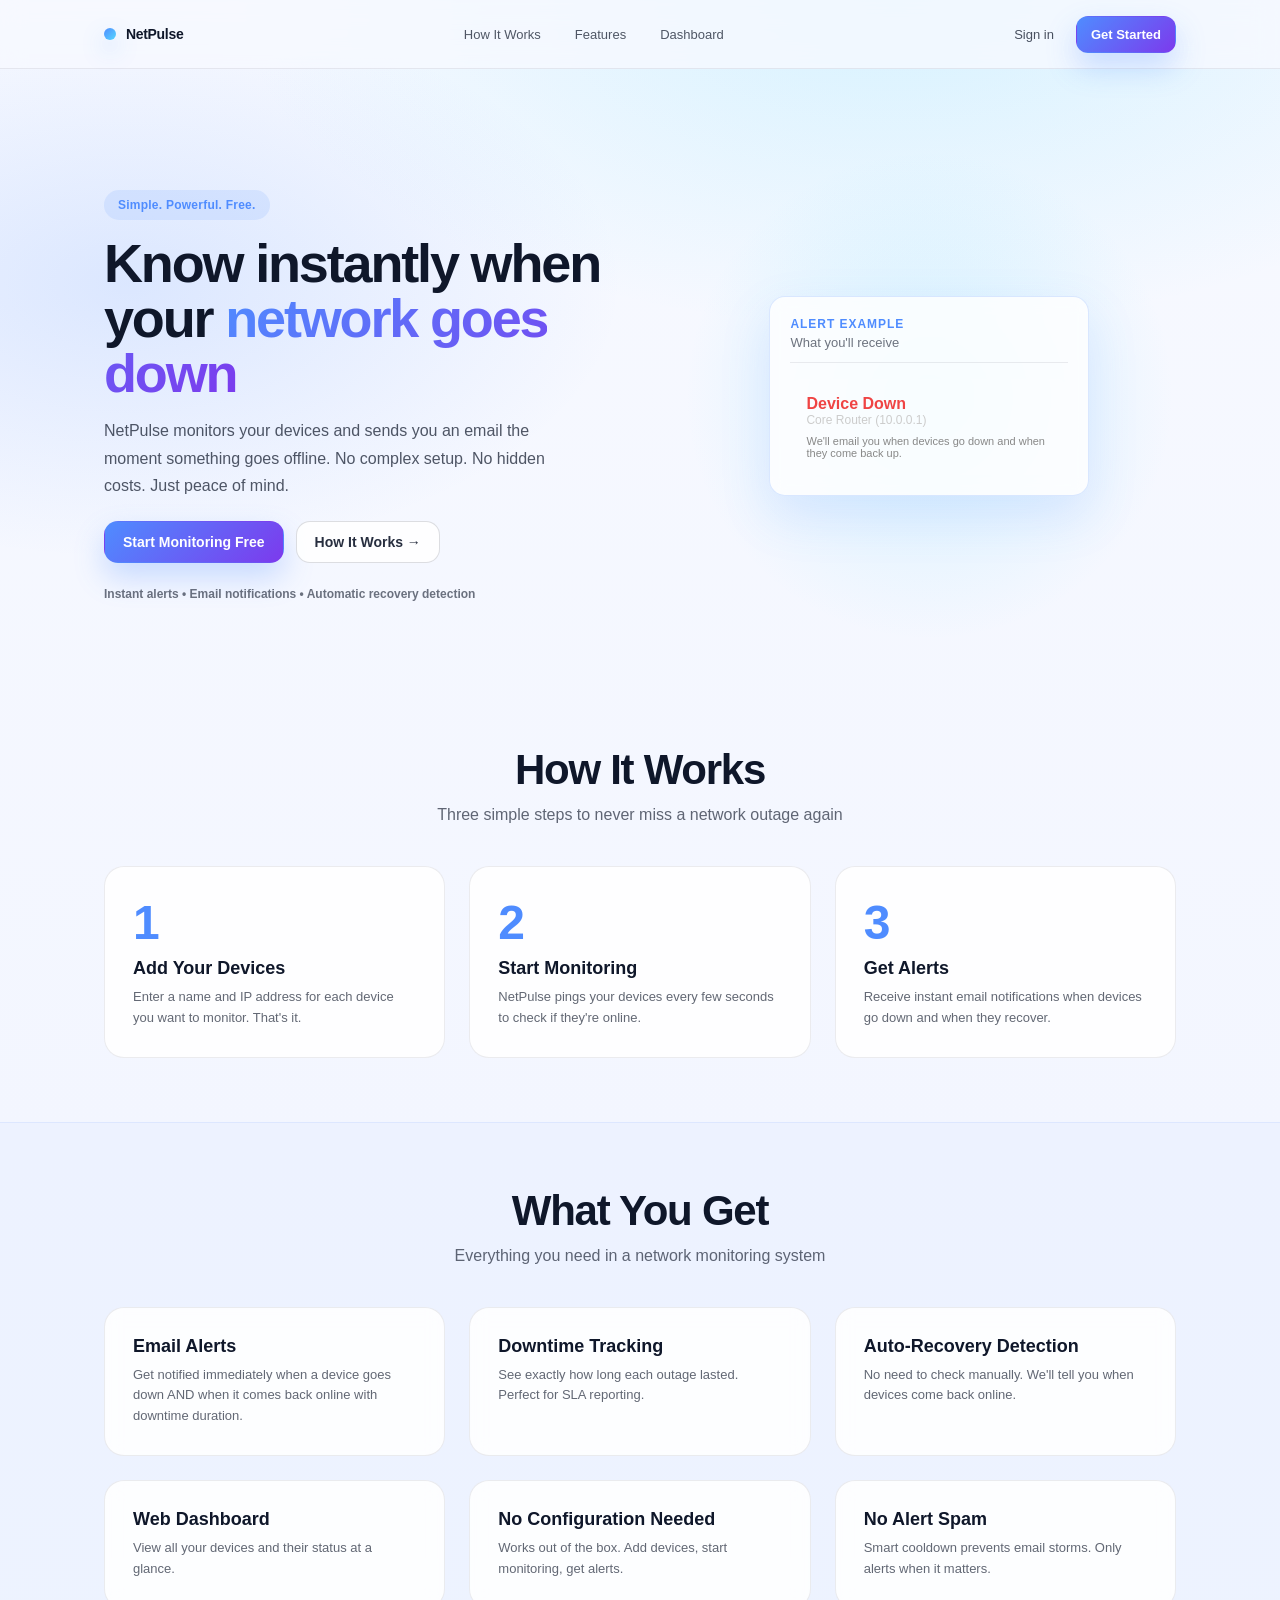
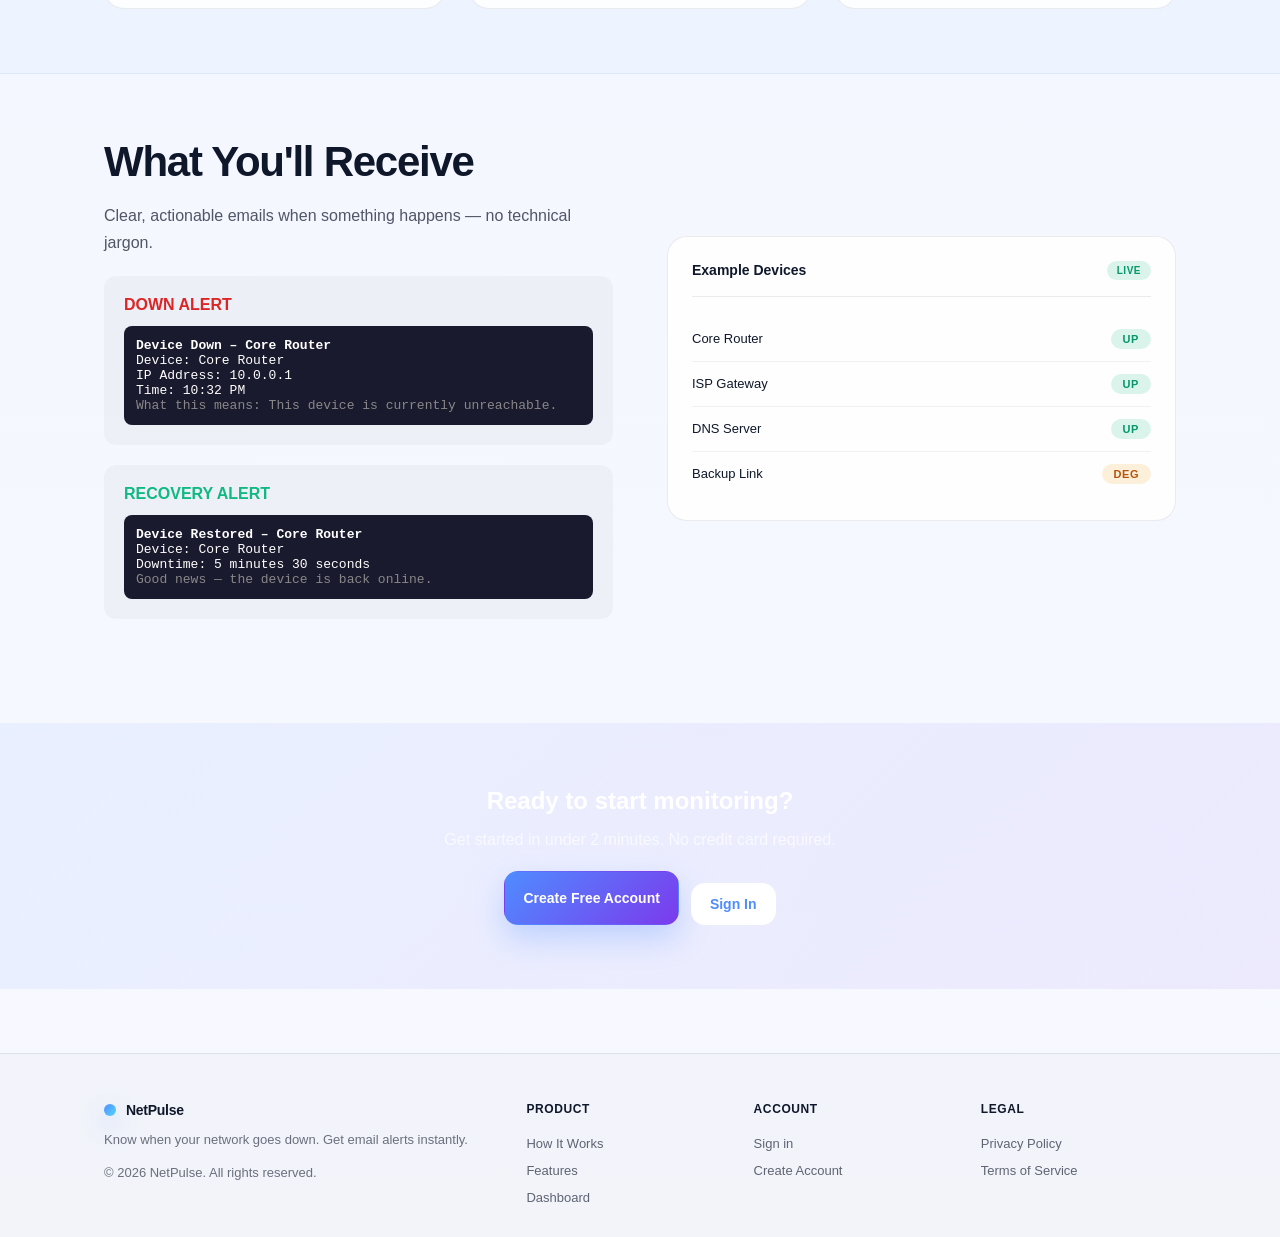
<file: network-monitor/web/index.html>
<!DOCTYPE html>
<html lang="en">
<head>
    <meta charset="UTF-8">
    <meta name="viewport" content="width=device-width, initial-scale=1.0">
    <meta name="description" content="NetPulse - Network monitoring system that alerts you when devices go down and when they come back up. Simple, powerful, and free.">
    <title>NetPulse | Keep Your Network Online</title>
    <link rel="stylesheet" href="styles.css">
</head>
<body class="lp-body">
    <header class="lp-header">
        <nav class="lp-nav lp-container">
            <a class="lp-logo" href="index.html" aria-label="NetPulse Home">
                <span class="lp-logo-dot" aria-hidden="true"></span>
                <span class="lp-logo-text">NetPulse</span>
            </a>

            <div class="lp-nav-links">
                <a href="#how-it-works">How It Works</a>
                <a href="#features">Features</a>
                <a href="dashboard.html">Dashboard</a>
            </div>

            <div class="lp-nav-cta">
                <a class="lp-nav-link" href="login.html">Sign in</a>
                <a class="lp-btn lp-btn-primary" href="register.html">Get Started</a>
            </div>
        </nav>
    </header>

    <main>
        <!-- Hero Section -->
        <section class="lp-hero">
            <div class="lp-container">
                <div class="lp-hero-grid">
                    <div class="lp-hero-copy">
                        <div class="lp-badge">Simple. Powerful. Free.</div>
                        <h1>
                            Know instantly when your
                            <span class="lp-accent">network goes down</span>
                        </h1>
                        <p class="lp-lead">
                            NetPulse monitors your devices and sends you an email the moment something goes offline. 
                            No complex setup. No hidden costs. Just peace of mind.
                        </p>

                        <div class="lp-hero-actions">
                            <a class="lp-btn lp-btn-primary lp-btn-lg" href="register.html">Start Monitoring Free</a>
                            <a class="lp-btn lp-btn-secondary lp-btn-lg" href="#how-it-works">How It Works →</a>
                        </div>

                        <div class="lp-proof">
                            <div class="lp-proof-text">
                                Instant alerts • Email notifications • Automatic recovery detection
                            </div>
                        </div>
                    </div>

                    <div class="lp-hero-media">
                        <div class="lp-media-frame">
                            <div class="lp-media-glow" aria-hidden="true"></div>
                            <div class="lp-media-card">
                                <div class="lp-media-top">
                                    <div class="lp-media-title">ALERT EXAMPLE</div>
                                    <div class="lp-media-subtitle">What you'll receive</div>
                                </div>
                                <div style="padding: 16px; background: rgba(255,255,255,0.05); border-radius: 12px; margin-top: 8px;">
                                    <div style="color: #ef4444; font-weight: bold;">Device Down</div>
                                    <div style="font-size: 12px; color: #ccc;">Core Router (10.0.0.1)</div>
                                    <div style="font-size: 11px; color: #888; margin-top: 8px;">We'll email you when devices go down and when they come back up.</div>
                                </div>
                            </div>
                        </div>
                    </div>
                </div>
            </div>
        </section>

        <!-- How It Works Section -->
        <section id="how-it-works" class="lp-section">
            <div class="lp-container">
                <div class="lp-section-head lp-center">
                    <h2>How It Works</h2>
                    <p>Three simple steps to never miss a network outage again</p>
                </div>

                <div class="lp-feature-grid" style="margin-top: 40px;">
                    <article class="lp-card lp-span-4">
                        <div class="lp-card-head">
                            <div style="font-size: 48px; font-weight: bold; color: #4f8cff;">1</div>
                            <h3>Add Your Devices</h3>
                            <p>Enter a name and IP address for each device you want to monitor. That's it.</p>
                        </div>
                    </article>

                    <article class="lp-card lp-span-4">
                        <div class="lp-card-head">
                            <div style="font-size: 48px; font-weight: bold; color: #4f8cff;">2</div>
                            <h3>Start Monitoring</h3>
                            <p>NetPulse pings your devices every few seconds to check if they're online.</p>
                        </div>
                    </article>

                    <article class="lp-card lp-span-4">
                        <div class="lp-card-head">
                            <div style="font-size: 48px; font-weight: bold; color: #4f8cff;">3</div>
                            <h3>Get Alerts</h3>
                            <p>Receive instant email notifications when devices go down and when they recover.</p>
                        </div>
                    </article>
                </div>
            </div>
        </section>

        <!-- Features Section -->
        <section id="features" class="lp-section lp-section-muted">
            <div class="lp-container">
                <div class="lp-section-head lp-center">
                    <h2>What You Get</h2>
                    <p>Everything you need in a network monitoring system</p>
                </div>

                <div class="lp-feature-grid">
                    <article class="lp-card lp-span-4">
                        <div class="lp-card-head">
                            <h3>Email Alerts</h3>
                            <p>Get notified immediately when a device goes down AND when it comes back online with downtime duration.</p>
                        </div>
                    </article>

                    <article class="lp-card lp-span-4">
                        <div class="lp-card-head">
                            <h3>Downtime Tracking</h3>
                            <p>See exactly how long each outage lasted. Perfect for SLA reporting.</p>
                        </div>
                    </article>

                    <article class="lp-card lp-span-4">
                        <div class="lp-card-head">
                            <h3>Auto-Recovery Detection</h3>
                            <p>No need to check manually. We'll tell you when devices come back online.</p>
                        </div>
                    </article>

                    <article class="lp-card lp-span-4">
                        <div class="lp-card-head">
                            <h3>Web Dashboard</h3>
                            <p>View all your devices and their status at a glance.</p>
                        </div>
                    </article>

                    <article class="lp-card lp-span-4">
                        <div class="lp-card-head">
                            <h3>No Configuration Needed</h3>
                            <p>Works out of the box. Add devices, start monitoring, get alerts.</p>
                        </div>
                    </article>

                    <article class="lp-card lp-span-4">
                        <div class="lp-card-head">
                            <h3>No Alert Spam</h3>
                            <p>Smart cooldown prevents email storms. Only alerts when it matters.</p>
                        </div>
                    </article>
                </div>
            </div>
        </section>

        <!-- What You'll Receive Section -->
        <section class="lp-section">
            <div class="lp-container">
                <div class="lp-split">
                    <div class="lp-split-copy">
                        <h2>What You'll Receive</h2>
                        <p>Clear, actionable emails when something happens — no technical jargon.</p>
                        
                        <div style="background: rgba(0,0,0,0.03); border-radius: 12px; padding: 20px; margin-top: 20px;">
                            <div style="font-weight: bold; margin-bottom: 12px; color: #dc2626;">DOWN ALERT</div>
                            <div style="background: #1a1a2e; color: #fff; padding: 12px; border-radius: 8px; font-family: monospace; font-size: 13px;">
                                <strong>Device Down – Core Router</strong><br>
                                Device: Core Router<br>
                                IP Address: 10.0.0.1<br>
                                Time: 10:32 PM<br>
                                <span style="color: #888;">What this means: This device is currently unreachable.</span>
                            </div>
                        </div>

                        <div style="background: rgba(0,0,0,0.03); border-radius: 12px; padding: 20px; margin-top: 20px;">
                            <div style="font-weight: bold; margin-bottom: 12px; color: #10b981;">RECOVERY ALERT</div>
                            <div style="background: #1a1a2e; color: #fff; padding: 12px; border-radius: 8px; font-family: monospace; font-size: 13px;">
                                <strong>Device Restored – Core Router</strong><br>
                                Device: Core Router<br>
                                Downtime: 5 minutes 30 seconds<br>
                                <span style="color: #888;">Good news — the device is back online.</span>
                            </div>
                        </div>
                    </div>

                    <div class="lp-nodes">
                        <div class="lp-nodes-head">
                            <div class="lp-nodes-title">Example Devices</div>
                            <div class="lp-nodes-chip">LIVE</div>
                        </div>
                        <div class="lp-node-row">
                            <div class="lp-node-name">Core Router</div>
                            <div class="lp-node-pill lp-node-up">UP</div>
                        </div>
                        <div class="lp-node-row">
                            <div class="lp-node-name">ISP Gateway</div>
                            <div class="lp-node-pill lp-node-up">UP</div>
                        </div>
                        <div class="lp-node-row">
                            <div class="lp-node-name">DNS Server</div>
                            <div class="lp-node-pill lp-node-up">UP</div>
                        </div>
                        <div class="lp-node-row">
                            <div class="lp-node-name">Backup Link</div>
                            <div class="lp-node-pill lp-node-warn">DEG</div>
                        </div>
                    </div>
                </div>
            </div>
        </section>

        <!-- CTA Section -->
        <section class="lp-section lp-card-dark" style="text-align: center; margin: 40px 0;">
            <div class="lp-container">
                <h2 style="color: white;">Ready to start monitoring?</h2>
                <p style="color: rgba(255,255,255,0.7); margin: 16px 0;">Get started in under 2 minutes. No credit card required.</p>
                <div class="lp-hero-actions" style="justify-content: center;">
                    <a class="lp-btn lp-btn-primary lp-btn-lg" href="register.html">Create Free Account</a>
                    <a class="lp-btn lp-btn-invert lp-btn-lg" href="login.html">Sign In</a>
                </div>
            </div>
        </section>
    </main>

    <footer class="lp-footer">
        <div class="lp-container lp-footer-grid">
            <div class="lp-footer-brand">
                <div class="lp-footer-logo">
                    <span class="lp-logo-dot" aria-hidden="true"></span>
                    <span class="lp-logo-text">NetPulse</span>
                </div>
                <p class="lp-footer-note">Know when your network goes down. Get email alerts instantly.</p>
                <p class="lp-footer-note">© 2026 NetPulse. All rights reserved.</p>
            </div>
            <div class="lp-footer-col">
                <div class="lp-footer-title">Product</div>
                <a href="#how-it-works">How It Works</a>
                <a href="#features">Features</a>
                <a href="dashboard.html">Dashboard</a>
            </div>
            <div class="lp-footer-col">
                <div class="lp-footer-title">Account</div>
                <a href="login.html">Sign in</a>
                <a href="register.html">Create Account</a>
            </div>
            <div class="lp-footer-col">
                <div class="lp-footer-title">Legal</div>
                <span class="lp-footer-text">Privacy Policy</span>
                <span class="lp-footer-text">Terms of Service</span>
            </div>
        </div>
    </footer>
</body>
</html>
</file>
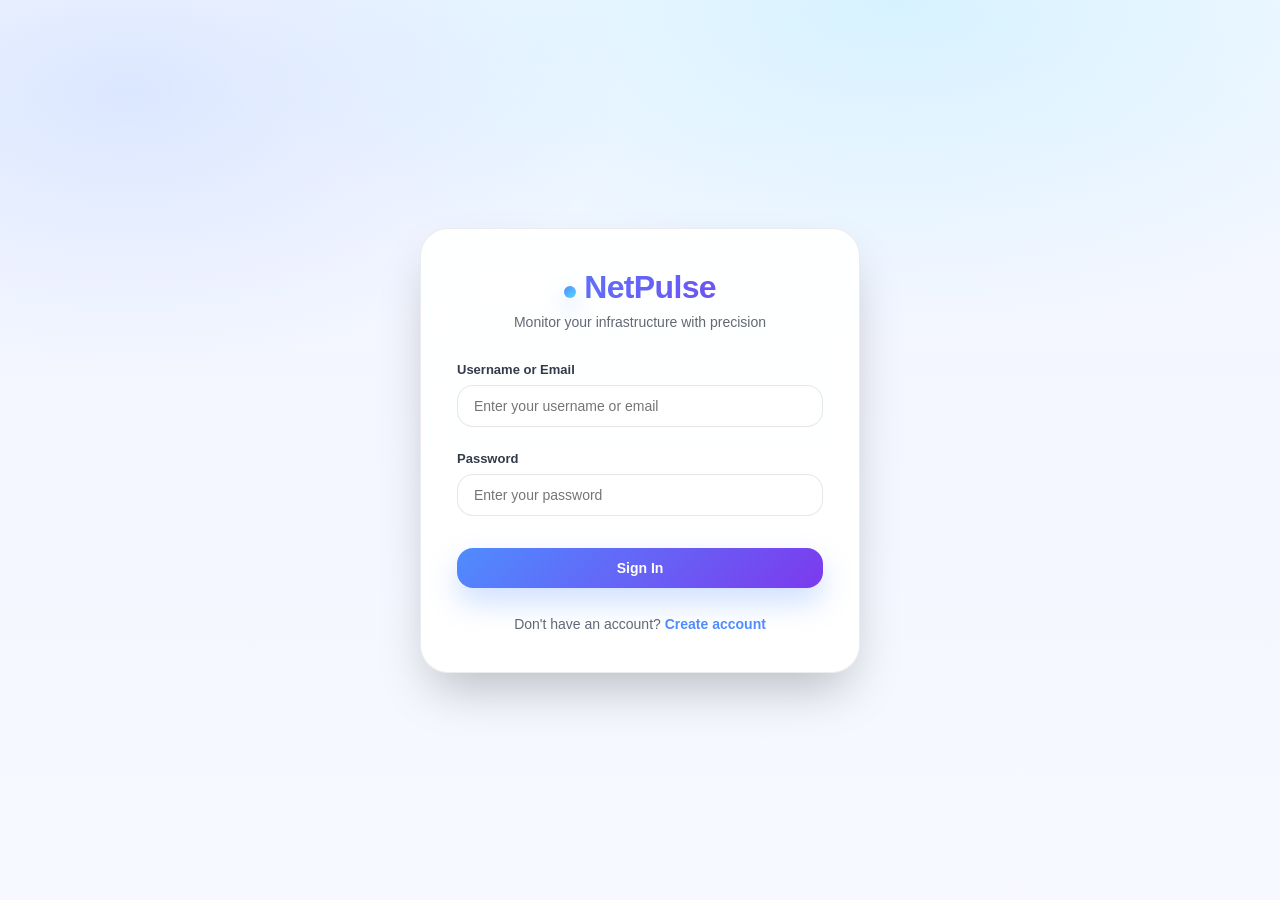
<file: network-monitor/web/dashboard.html>
<!DOCTYPE html>
<html lang="en">
<head>
    <meta charset="UTF-8">
    <meta name="viewport" content="width=device-width, initial-scale=1.0, viewport-fit=cover">
    <title>NetPulse - Dashboard</title>
    <link rel="stylesheet" href="styles.css">
</head>
<body>

<header class="navbar">
    <div class="navbar-left">
        <div class="brand">
            <span class="brand-dot"></span>
            <span>NetPulse</span>
        </div>
        <nav class="nav-links">
            <a href="dashboard.html" class="active">Dashboard</a>
            <a href="#devices">Devices</a>
            <a href="#alerts">Alerts</a>
        </nav>
    </div>
    <div class="navbar-actions">
        <div class="user-summary">
            <span id="username-display"></span>
            <button class="logout-btn" onclick="logout()">Logout</button>
        </div>
    </div>
</header>

<main class="dashboard-main">

    <!-- HERO SECTION -->
    <section class="dashboard-hero">
        <div class="dashboard-badge">LIVE MONITORING</div>
        <h1>Network Health Dashboard</h1>
        <p>Real-time monitoring with configurable intervals</p>
    </section>

    <!-- STATS CARDS (CLICKABLE FOR FILTERING) -->
    <section class="overview-grid" id="stats">
        <div class="dashboard-card clickable-card active-filter" data-filter="all">
            <div class="card-title">Total Devices</div>
            <div class="card-value" id="total-devices">0</div>
            <div class="card-note">Monitored</div>
        </div>
        <div class="dashboard-card clickable-card" data-filter="UP">
            <div class="card-title">UP</div>
            <div class="card-value card-good" id="up-count">0</div>
            <div class="card-note">Healthy</div>
        </div>
        <div class="dashboard-card clickable-card" data-filter="DEGRADED">
            <div class="card-title">DEGRADED</div>
            <div class="card-value card-warn" id="degraded-count">0</div>
            <div class="card-note">Performance Issues</div>
        </div>
        <div class="dashboard-card clickable-card" data-filter="DOWN">
            <div class="card-title">DOWN</div>
            <div class="card-value card-bad" id="down-count">0</div>
            <div class="card-note">Unreachable</div>
        </div>
    </section>

    <!-- CONTROL CENTER -->
    <section class="control-grid">
        <div class="info-card">
            <div class="info-card-header">
                <div>
                    <h2>Control Center</h2>
                    <p>Start or stop monitoring and adjust check intervals</p>
                </div>
                <div class="status-pill status-inactive" id="monitor-status-pill">STOPPED</div>
            </div>
            <div class="control-body">
                <div class="control-item">
                    <label>Check Interval (seconds)</label>
                    <div class="interval-presets">
                        <button type="button" class="preset-btn" data-interval="5">5s</button>
                        <button type="button" class="preset-btn" data-interval="10">10s</button>
                        <button type="button" class="preset-btn" data-interval="30" class="active">30s</button>
                        <button type="button" class="preset-btn" data-interval="60">60s</button>
                    </div>
                    <input type="number" id="interval-input" class="select-input" value="30" min="5" max="300" step="5">
                </div>
                <div class="control-actions">
                    <button class="btn-start" onclick="startMonitoring()">Start Monitoring</button>
                    <button class="btn-stop" onclick="stopMonitoring()">Stop Monitoring</button>
                </div>
            </div>
        </div>

        <!-- ALERT CONFIGURATION -->
        <div class="info-card" id="alerts">
            <div class="info-card-header">
                <div>
                    <h2>Alert Configuration</h2>
                    <p>Email notifications for device status changes</p>
                </div>
            </div>
            <div class="control-body">
                <div class="control-item">
                    <label for="alert-email">Alert Email Address</label>
                    <div style="display: flex; gap: 10px;">
                        <input type="email" id="alert-email" class="alert-input" placeholder="your-email@example.com" style="flex: 1;">
                        <button class="btn-save" onclick="saveAlertEmail()" style="width: auto;">Save</button>
                        <button class="btn-stop" onclick="removeAlertEmail()" style="background: #ef4444; width: auto;">Remove</button>
                    </div>
                </div>
                <div id="current-email-display" style="display: none; margin-top: 10px; padding: 10px; background: rgba(16, 185, 129, 0.1); border-radius: 8px;">
                    <strong>Current alert email:</strong> <span id="current-alert-email"></span>
                </div>
                <div class="control-actions" style="margin-top: 10px;">
                    <button class="btn-start" onclick="testAlertEmails()" style="background: linear-gradient(135deg, #3b82f6, #2563eb);">Send Test Alert</button>
                </div>
                <small class="input-hint">Alerts are sent immediately when a device goes DOWN or becomes DEGRADED</small>
            </div>
        </div>
    </section>

    <!-- DEVICES SECTION -->
    <div class="device-card">
        <div class="device-card-header">
            <div>
                <h2>Network Devices</h2>
                <p>Manage and monitor all connected devices</p>
            </div>
            <div class="device-actions-bar">
                <div class="search-wrapper">
                    <input type="text" id="device-search" class="search-input" placeholder="Search">
                </div>
                <button class="refresh-btn" onclick="loadDevices()">Refresh</button>
                <button class="add-btn" onclick="openAddModal()">Add Device</button>
            </div>
        </div>

        <!-- Device table container -->
        <div class="table-wrapper">
            <div id="devices-table">
                <div class="loading-state">Loading devices...</div>
            </div>
        </div>
    </div>
</main>

<!-- MODAL FOR ADD/EDIT DEVICE -->
<div id="modal" class="modal">
    <div class="modal-content">
        <h3 id="modal-title">Add Device</h3>
        <input type="text" id="device-name" placeholder="Device Name" autocomplete="off">
        <input type="text" id="device-ip" placeholder="IP Address" autocomplete="off">
        <input type="text" id="device-group" placeholder="Group (optional)" autocomplete="off">
        <div class="modal-buttons">
            <button class="cancel-btn" onclick="closeModal()">Cancel</button>
            <button class="save-btn" onclick="saveDevice()">Save Device</button>
        </div>
    </div>
</div>

<script>
    const API_URL = 'http://localhost:8000/api';
    let token = null;
    let user = null;
    let editingDeviceId = null;
    let refreshInterval = null;
    let currentStatusFilter = 'all';
    let allDevices = [];

    function escapeHtml(str) { 
        if (!str) return '';
        return str.replace(/[&<>]/g, function(m) { 
            const escapes = {'&':'&amp;','<':'&lt;','>':'&gt;'};
            return escapes[m];
        }); 
    }

    function getDeviceId(device) {
        return device.device_id || device.id;
    }

    function formatDowntimeFromSeconds(downtimeSeconds) {
        if (!downtimeSeconds || downtimeSeconds <= 0) return '—';
        
        const totalSeconds = Math.floor(downtimeSeconds);
        
        const years = Math.floor(totalSeconds / 31536000);
        const remainingAfterYears = totalSeconds % 31536000;
        
        const days = Math.floor(remainingAfterYears / 86400);
        const remainingAfterDays = remainingAfterYears % 86400;
        
        const hours = Math.floor(remainingAfterDays / 3600);
        const remainingAfterHours = remainingAfterDays % 3600;
        
        const minutes = Math.floor(remainingAfterHours / 60);
        const seconds = remainingAfterHours % 60;
        
        const parts = [];
        
        if (years > 0) parts.push(`${years}y`);
        if (days > 0) parts.push(`${days}d`);
        if (hours > 0) parts.push(`${hours}h`);
        if (minutes > 0) parts.push(`${minutes}m`);
        if (seconds > 0 && parts.length === 0) parts.push(`${seconds}s`);
        
        if (parts.length === 0) parts.push(`${seconds}s`);
        
        return parts.join(' ');
    }

    function checkAuth() {
        token = localStorage.getItem('netpulse_token');
        const userStr = localStorage.getItem('netpulse_user');
        
        if (!token || !userStr) {
            window.location.href = 'login.html';
            return false;
        }
        
        try {
            user = JSON.parse(userStr);
            const usernameSpan = document.getElementById('username-display');
            if (usernameSpan && user.username) {
                usernameSpan.textContent = user.username;
            }
        } catch (e) {
            console.error('Error parsing user data:', e);
            window.location.href = 'login.html';
            return false;
        }
        return true;
    }

    async function logout() {
        try {
            await fetch(`${API_URL}/auth/logout?token=${token}`, { method: 'POST' });
        } catch(e) {}
        localStorage.removeItem('netpulse_token');
        localStorage.removeItem('netpulse_user');
        window.location.href = 'login.html';
    }

    async function loadCurrentAlertEmail() {
        try {
            const response = await fetch(`${API_URL}/user/alert-emails?token=${token}`);
            const data = await response.json();
            
            if (data.alert_emails && data.alert_emails.length > 0) {
                const savedEmail = data.alert_emails[0];
                document.getElementById('alert-email').value = savedEmail;
                document.getElementById('current-alert-email').textContent = savedEmail;
                document.getElementById('current-email-display').style.display = 'block';
                user.alert_email = savedEmail;
                localStorage.setItem('netpulse_user', JSON.stringify(user));
            } else {
                document.getElementById('alert-email').value = '';
                document.getElementById('current-email-display').style.display = 'none';
            }
        } catch (error) {
            console.error('Error loading alert email:', error);
        }
    }

    async function saveAlertEmail() {
        const alertEmail = document.getElementById('alert-email').value.trim();
        if (!alertEmail) {
            alert('Please enter an email address');
            return;
        }
        
        const emailRegex = /^[^\s@]+@[^\s@]+\.[^\s@]+$/;
        if (!emailRegex.test(alertEmail)) {
            alert('Please enter a valid email address');
            return;
        }
        
        try {
            const response = await fetch(`${API_URL}/user/alert-email?token=${token}&alert_email=${encodeURIComponent(alertEmail)}`, {
                method: 'POST'
            });
            const data = await response.json();
            if (data.success) {
                user.alert_email = alertEmail;
                localStorage.setItem('netpulse_user', JSON.stringify(user));
                document.getElementById('current-alert-email').textContent = alertEmail;
                document.getElementById('current-email-display').style.display = 'block';
                alert('Alert email saved successfully');
            } else {
                alert('Error saving alert email');
            }
        } catch (error) {
            alert('Error saving alert email');
        }
    }

    async function removeAlertEmail() {
        const currentEmail = document.getElementById('alert-email').value.trim();
        if (!currentEmail) {
            alert('No email to remove');
            return;
        }
        
        if (!confirm(`Remove ${currentEmail} from alert notifications?`)) return;
        
        try {
            const response = await fetch(`${API_URL}/user/alert-email?token=${token}&alert_email=${encodeURIComponent(currentEmail)}`, {
                method: 'DELETE'
            });
            const data = await response.json();
            if (data.success) {
                user.alert_email = null;
                localStorage.setItem('netpulse_user', JSON.stringify(user));
                document.getElementById('alert-email').value = '';
                document.getElementById('current-email-display').style.display = 'none';
                alert('Alert email removed successfully');
            } else {
                alert('Failed to remove alert email');
            }
        } catch (error) {
            alert('Error removing alert email');
        }
    }

    async function testAlertEmails() {
        try {
            const response = await fetch(`${API_URL}/user/alert-emails/test?token=${token}`, {
                method: 'POST'
            });
            const data = await response.json();
            if (data.success) {
                alert('Test alert sent successfully');
            } else {
                alert('Failed to send test alert');
            }
        } catch (error) {
            alert('Error sending test alert');
        }
    }

    async function startMonitoring() {
        const interval = document.getElementById('interval-input').value;
        try {
            const response = await fetch(`${API_URL}/monitoring/start?token=${token}&interval=${interval}`, { method: 'POST' });
            if (response.ok) {
                alert('Monitoring started');
                updateMonitoringStatus();
            } else {
                alert('Failed to start monitoring');
            }
        } catch (error) {
            alert('Error starting monitoring');
        }
    }

    async function stopMonitoring() {
        try {
            const response = await fetch(`${API_URL}/monitoring/stop?token=${token}`, { method: 'POST' });
            if (response.ok) {
                alert('Monitoring stopped');
                updateMonitoringStatus();
            } else {
                alert('Failed to stop monitoring');
            }
        } catch (error) {
            alert('Error stopping monitoring');
        }
    }

    async function updateMonitoringStatus() {
        try {
            const response = await fetch(`${API_URL}/monitoring/status?token=${token}`);
            const status = await response.json();
            const pill = document.getElementById('monitor-status-pill');
            if (status.running) {
                pill.textContent = 'RUNNING';
                pill.className = 'status-pill status-active';
            } else {
                pill.textContent = 'STOPPED';
                pill.className = 'status-pill status-inactive';
            }
        } catch (e) {}
    }

    async function loadDevices() {
        if (!token) {
            window.location.href = 'login.html';
            return;
        }
        
        try {
            const response = await fetch(`${API_URL}/user/devices?token=${token}`);
            const data = await response.json();
            if (!response.ok) {
                throw new Error(data.error || data.detail || 'Failed to load devices');
            }
            
            allDevices = data;
            updateStats(allDevices);
            applyFilters();
        } catch (error) {
            document.getElementById('devices-table').innerHTML = `<div class="error-state">Failed to load devices: ${escapeHtml(error.message)}</div>`;
        }
    }

    function updateStats(devices) {
        let up = 0, degraded = 0, down = 0;
        for (const d of devices) {
            const status = (d.status || 'UNKNOWN').toUpperCase();
            if (status === 'UP') up++;
            else if (status === 'DEGRADED') degraded++;
            else if (status === 'DOWN') down++;
        }
        document.getElementById('total-devices').textContent = devices.length;
        document.getElementById('up-count').textContent = up;
        document.getElementById('degraded-count').textContent = degraded;
        document.getElementById('down-count').textContent = down;
    }

    function applyFilters() {
        let filtered = [...allDevices];

        if (currentStatusFilter && currentStatusFilter !== 'all') {
            filtered = filtered.filter(d => {
                const status = (d.status || 'UNKNOWN').toUpperCase();
                return status === currentStatusFilter.toUpperCase();
            });
        }

        const searchInput = document.getElementById('device-search');
        const query = searchInput ? searchInput.value.trim().toLowerCase() : '';
        if (query) {
            filtered = filtered.filter(d => {
                const name = (d.name || '').toLowerCase();
                const ip = (d.ip_address || d.ip || '').toLowerCase();
                const group = (d.device_group || 'Default').toLowerCase();
                return name.includes(query) || ip.includes(query) || group.includes(query);
            });
        }

        displayDevices(filtered);
    }

    function displayDevices(devices) {
        if (devices.length === 0) {
            document.getElementById('devices-table').innerHTML = '<div class="empty-state">No devices found. Click "Add Device" to get started.</div>';
            return;
        }
        
        let html = `<table class="device-table">
            <thead>
                <tr>
                    <th>Group</th>
                    <th>Device</th>
                    <th>Status</th>
                    <th>Latency</th>
                    <th>Down Time</th>
                    <th>Actions</th>
                </tr>
            </thead>
            <tbody>`;
        
        for (const d of devices) {
            const group = d.device_group || 'Default';
            const ip = d.ip_address || d.ip || 'N/A';
            const statusText = d.status || 'UNKNOWN';
            const deviceId = getDeviceId(d);
            
            let statusClass = 'status-unknown';
            if (statusText === 'UP') statusClass = 'status-up';
            else if (statusText === 'DEGRADED') statusClass = 'status-degraded';
            else if (statusText === 'DOWN') statusClass = 'status-down';
            
            const latency = d.latency_ms ? `${d.latency_ms.toFixed(1)}ms` : '—';
            
            let downTimeDisplay = '—';
            if (statusText.toUpperCase() === 'DOWN') {
                if (d.downtime_seconds && d.downtime_seconds > 0) {
                    downTimeDisplay = formatDowntimeFromSeconds(d.downtime_seconds);
                } else if (d.downtime_display) {
                    downTimeDisplay = d.downtime_display;
                }
            }
            
            html += `<tr>
                <td data-label="Group"><span class="group-badge">${escapeHtml(group)}</span></td>
                <td data-label="Device">
                    <div class="device-name">${escapeHtml(d.name)}</div>
                    <div class="device-ip">${escapeHtml(ip)}</div>
                </td>
                <td data-label="Status"><span class="status-badge ${statusClass}">${escapeHtml(statusText)}</span></td>
                <td data-label="Latency" class="latency-value">${latency}</td>
                <td data-label="Down Time" class="down-time">${downTimeDisplay}</td>
                <td data-label="Actions">
                    <button class="action-btn edit" onclick="openEditModal('${deviceId}', '${escapeHtml(d.name)}', '${escapeHtml(ip)}', '${escapeHtml(group)}')">Edit</button>
                    <button class="action-btn delete" onclick="deleteDevice('${deviceId}')">Delete</button>
                </td>
            </tr>`;
        }
        html += `</tbody></table>`;
        document.getElementById('devices-table').innerHTML = html;
    }

    function setupClickableCards() {
        const cards = document.querySelectorAll('.clickable-card');
        
        cards.forEach(card => {
            card.addEventListener('click', function() {
                const filter = this.getAttribute('data-filter');
                
                cards.forEach(c => c.classList.remove('active-filter'));
                this.classList.add('active-filter');
                
                currentStatusFilter = filter;
                sessionStorage.setItem('statusFilter', filter);
                applyFilters();
            });
        });
    }

    function openAddModal() {
        editingDeviceId = null;
        document.getElementById('modal-title').textContent = 'Add Device';
        document.getElementById('device-name').value = '';
        document.getElementById('device-ip').value = '';
        document.getElementById('device-group').value = '';
        document.getElementById('modal').style.display = 'flex';
    }

    function openEditModal(id, name, ip, group) {
        editingDeviceId = id;
        document.getElementById('modal-title').textContent = 'Edit Device';
        document.getElementById('device-name').value = name;
        document.getElementById('device-ip').value = ip;
        document.getElementById('device-group').value = group;
        document.getElementById('modal').style.display = 'flex';
    }

    function closeModal() {
        document.getElementById('modal').style.display = 'none';
        editingDeviceId = null;
    }

    async function saveDevice() {
        const name = document.getElementById('device-name').value.trim();
        const ip = document.getElementById('device-ip').value.trim();
        const group = document.getElementById('device-group').value.trim() || 'Default';
        
        if (!name || !ip) { 
            alert('Please enter both name and IP address'); 
            return; 
        }
        
        try {
            let response;
            let data;
            
            if (editingDeviceId) {
                response = await fetch(`${API_URL}/user/devices/${editingDeviceId}?token=${token}&name=${encodeURIComponent(name)}&ip=${encodeURIComponent(ip)}&group=${encodeURIComponent(group)}`, { 
                    method: 'PUT' 
                });
                data = await response.json();
                
                if (response.ok && data.success) {
                    const index = allDevices.findIndex(d => getDeviceId(d) === editingDeviceId);
                    if (index !== -1) {
                        allDevices[index] = {
                            ...allDevices[index],
                            name: name,
                            ip_address: ip,
                            device_group: group
                        };
                    }
                    alert('Device updated successfully');
                } else {
                    alert(data.error || 'Failed to update device');
                    await loadDevices();
                }
            } else {
                response = await fetch(`${API_URL}/user/devices?token=${token}&name=${encodeURIComponent(name)}&ip=${encodeURIComponent(ip)}&group=${encodeURIComponent(group)}`, { 
                    method: 'POST' 
                });
                data = await response.json();
                
                if (response.ok && data.success) {
                    if (data.device) {
                        allDevices.push(data.device);
                    } else {
                        await loadDevices();
                    }
                    alert('Device added successfully');
                } else {
                    alert(data.error || 'Failed to add device');
                }
            }
            
            closeModal();
            updateStats(allDevices);
            applyFilters();
            
        } catch (error) {
            console.error('Save error:', error);
            alert('Error saving device');
        }
    }

    async function deleteDevice(id) {
        if (!id) {
            alert('Error: Invalid device ID');
            return;
        }
        
        if (!confirm('Are you sure you want to delete this device?')) return;
        
        try {
            const response = await fetch(`${API_URL}/user/devices/${id}?token=${token}`, { 
                method: 'DELETE' 
            });
            const data = await response.json();
            
            if (response.ok && data.success) {
                allDevices = allDevices.filter(d => getDeviceId(d) !== id);
                updateStats(allDevices);
                applyFilters();
                alert('Device deleted successfully');
            } else {
                alert(data.error || data.message || 'Failed to delete device');
                await loadDevices();
            }
        } catch (error) {
            console.error('Delete error:', error);
            alert('Error deleting device: ' + error.message);
        }
    }

    function setupIntervalPresets() {
        const presetBtns = document.querySelectorAll('.preset-btn');
        const intervalInput = document.getElementById('interval-input');
        
        presetBtns.forEach(btn => {
            btn.addEventListener('click', function() {
                const interval = this.getAttribute('data-interval');
                if (intervalInput) intervalInput.value = interval;
                presetBtns.forEach(b => b.classList.remove('active'));
                this.classList.add('active');
            });
        });
    }

    function setupSearch() {
        const searchInput = document.getElementById('device-search');
        if (searchInput) {
            searchInput.addEventListener('input', function() {
                applyFilters();
            });
        }
    }

    function startAutoRefresh() {
        if (refreshInterval) clearInterval(refreshInterval);
        refreshInterval = setInterval(() => { 
            loadDevices(); 
            updateMonitoringStatus(); 
        }, 5000);
    }

    function init() {
        const savedFilter = sessionStorage.getItem('statusFilter');
        if (savedFilter && ['all', 'UP', 'DEGRADED', 'DOWN'].includes(savedFilter)) {
            currentStatusFilter = savedFilter;
        }
        
        if (checkAuth()) {
            loadCurrentAlertEmail();
            loadDevices();
            updateMonitoringStatus();
            startAutoRefresh();
            setupClickableCards();
            setupIntervalPresets();
            setupSearch();
        }
    }

    window.onclick = function(e) { 
        const modal = document.getElementById('modal');
        if (e.target === modal) closeModal(); 
    };

    document.addEventListener('DOMContentLoaded', init);
</script>

</body>
</html>
</file>
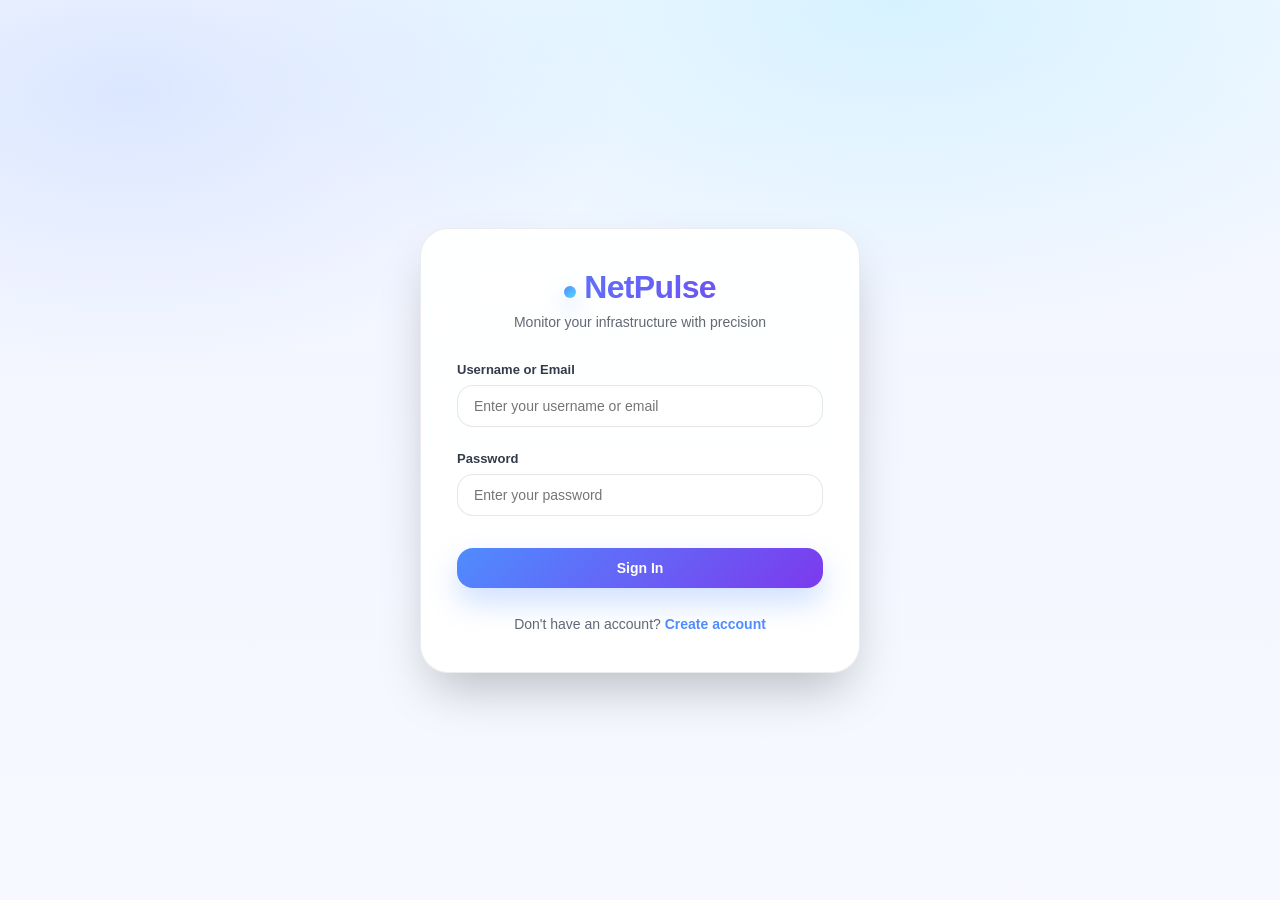
<file: network-monitor/web/login.html>
<!DOCTYPE html>
<html lang="en">
<head>
    <meta charset="UTF-8">
    <meta name="viewport" content="width=device-width, initial-scale=1.0">
    <title>NetPulse - Sign In</title>
    <link rel="stylesheet" href="styles.css">
</head>
<body class="auth-body">
    <div class="auth-container">
        <div class="logo">
            <h1>
                <span class="lp-logo-dot" style="display: inline-block;"></span>
                NetPulse
            </h1>
            <p>Monitor your infrastructure with precision</p>
        </div>
        
        <div id="message"></div>
        
        <form onsubmit="login(event)">
            <div class="form-group">
                <label>Username or Email</label>
                <input type="text" id="username" required placeholder="Enter your username or email" autocomplete="username">
            </div>
            
            <div class="form-group">
                <label>Password</label>
                <input type="password" id="password" required placeholder="Enter your password" autocomplete="current-password">
            </div>
            
            <button type="submit">Sign In</button>
        </form>
        
        <div class="auth-link">
            Don't have an account? <a href="register.html">Create account</a>
        </div>
    </div>
    
    <script>
        const API_URL = 'http://localhost:8000/api';
        
        async function login(event) {
            event.preventDefault();
            
            const username = document.getElementById('username').value;
            const password = document.getElementById('password').value;
            
            console.log('Attempting login with:', username);
            
            try {
                const response = await fetch(`${API_URL}/auth/login`, {
                    method: 'POST',
                    headers: { 
                        'Content-Type': 'application/json',
                        'Accept': 'application/json'
                    },
                    body: JSON.stringify({ username, password })
                });
                
                console.log('Response status:', response.status);
                const data = await response.json();
                console.log('Response data:', data);
                
                if (data.success) {
                    // Save token and user info
                    localStorage.setItem('netpulse_token', data.token);
                    localStorage.setItem('netpulse_user', JSON.stringify({
                        id: data.user_id,
                        username: data.username,
                        alert_email: data.alert_email
                    }));
                    
                    console.log('Login successful, redirecting to dashboard...');
                    window.location.href = 'dashboard.html';
                } else {
                    showMessage(data.error || 'Login failed', 'error');
                }
            } catch (error) {
                console.error('Login error:', error);
                showMessage('Error connecting to server: ' + error.message, 'error');
            }
        }
        
        function showMessage(msg, type) {
            const div = document.getElementById('message');
            div.className = type;
            div.textContent = msg;
            setTimeout(() => {
                div.textContent = '';
                div.className = '';
            }, 3000);
        }
    </script>
</body>
</html>
</file>
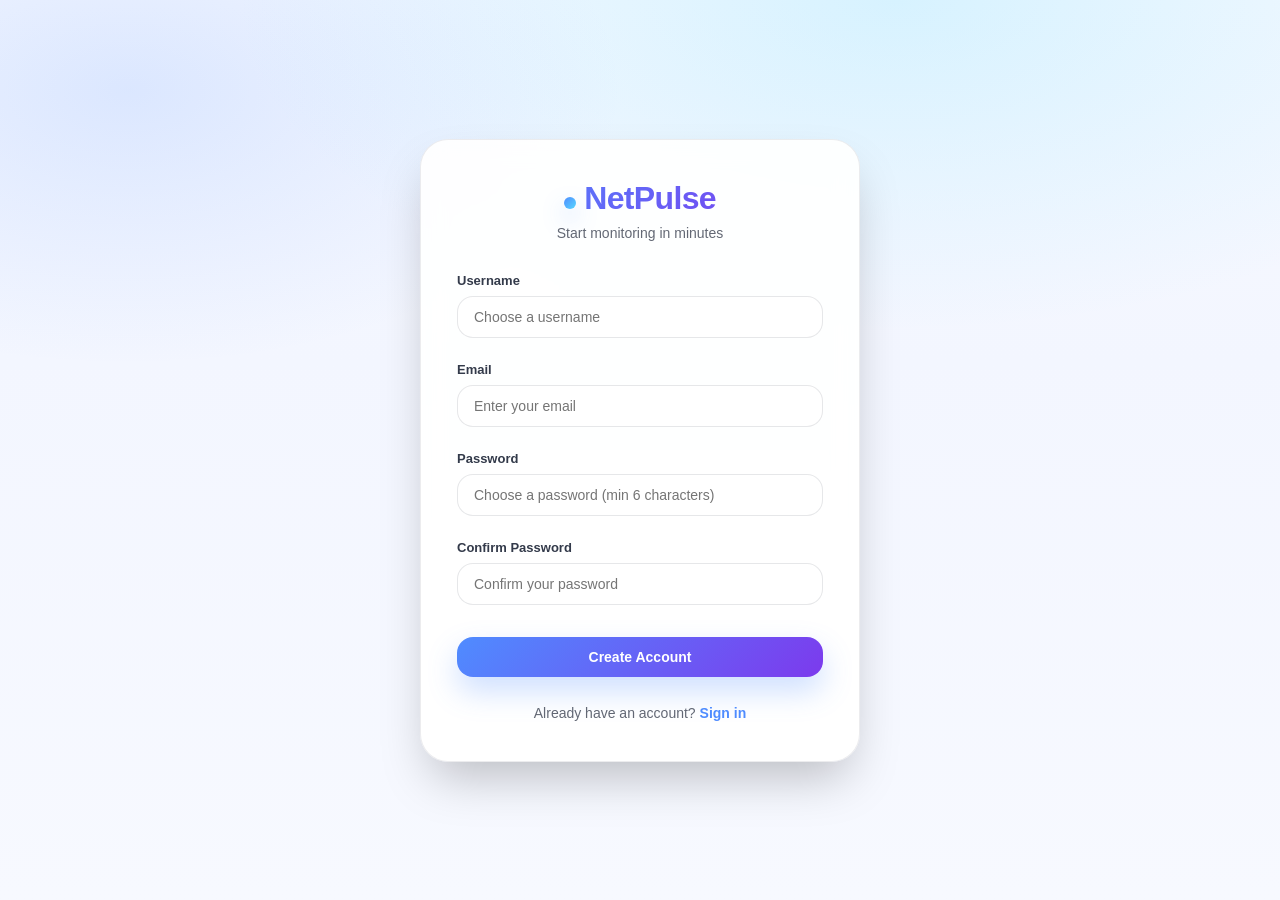
<file: network-monitor/web/register.html>
<!DOCTYPE html>
<html lang="en">
<head>
    <meta charset="UTF-8">
    <meta name="viewport" content="width=device-width, initial-scale=1.0">
    <title>NetPulse - Create Account</title>
    <link rel="stylesheet" href="styles.css">
</head>
<body class="auth-body">
    <div class="auth-container">
        <div class="logo">
            <h1>
                <span class="lp-logo-dot" style="display: inline-block;"></span>
                NetPulse
            </h1>
            <p>Start monitoring in minutes</p>
        </div>
        
        <div id="message"></div>
        
        <form onsubmit="register(event)">
            <div class="form-group">
                <label>Username</label>
                <input type="text" id="username" required placeholder="Choose a username" autocomplete="username">
            </div>
            
            <div class="form-group">
                <label>Email</label>
                <input type="email" id="email" required placeholder="Enter your email" autocomplete="email">
            </div>
            
            <div class="form-group">
                <label>Password</label>
                <input type="password" id="password" required placeholder="Choose a password (min 6 characters)" autocomplete="new-password">
            </div>
            
            <div class="form-group">
                <label>Confirm Password</label>
                <input type="password" id="confirm_password" required placeholder="Confirm your password" autocomplete="new-password">
            </div>
            
            <button type="submit">Create Account</button>
        </form>
        
        <div class="auth-link">
            Already have an account? <a href="login.html">Sign in</a>
        </div>
    </div>
    
    <script>
        const API_URL = 'http://localhost:8000/api';
        
        async function register(event) {
            event.preventDefault();
            
            const username = document.getElementById('username').value;
            const email = document.getElementById('email').value;
            const password = document.getElementById('password').value;
            const confirm = document.getElementById('confirm_password').value;
            
            console.log('Attempting registration for:', username);
            
            if (password !== confirm) {
                showMessage('Passwords do not match', 'error');
                return;
            }
            
            if (password.length < 6) {
                showMessage('Password must be at least 6 characters', 'error');
                return;
            }
            
            try {
                const response = await fetch(`${API_URL}/auth/register`, {
                    method: 'POST',
                    headers: { 
                        'Content-Type': 'application/json',
                        'Accept': 'application/json'
                    },
                    body: JSON.stringify({ username, email, password })
                });
                
                console.log('Response status:', response.status);
                const data = await response.json();
                console.log('Response data:', data);
                
                if (data.success) {
                    showMessage('Registration successful! Redirecting to login...', 'success');
                    setTimeout(() => {
                        window.location.href = 'login.html';
                    }, 2000);
                } else {
                    showMessage(data.error || 'Registration failed', 'error');
                }
            } catch (error) {
                console.error('Registration error:', error);
                showMessage('Error connecting to server: ' + error.message, 'error');
            }
        }
        
        function showMessage(msg, type) {
            const div = document.getElementById('message');
            div.className = type;
            div.textContent = msg;
            setTimeout(() => {
                div.textContent = '';
                div.className = '';
            }, 3000);
        }
    </script>
</body>
</html>
</file>
<file: network-monitor/web/styles.css>
/* ============================================
   NetPulse - Global Styles
   ============================================ */

* {
    margin: 0;
    padding: 0;
    box-sizing: border-box;
}

body {
    font-family: -apple-system, BlinkMacSystemFont, 'Segoe UI', Roboto, Oxygen, Ubuntu, sans-serif;
    background: #f5f5f5;
    min-height: 100vh;
}

/* ============================================
   Landing Page Styles (lp-*)
   ============================================ */

.lp-body {
    background: radial-gradient(1200px 600px at 70% 0%, rgba(86, 215, 255, 0.20) 0%, rgba(255, 255, 255, 0) 55%),
                radial-gradient(900px 500px at 10% 10%, rgba(79, 140, 255, 0.16) 0%, rgba(255, 255, 255, 0) 55%),
                linear-gradient(180deg, #f7f9ff 0%, #f3f6ff 40%, #f7f9ff 100%);
    color: #0f172a;
}

.lp-container {
    max-width: 1120px;
    margin: 0 auto;
    padding: 0 24px;
}

.lp-header {
    position: sticky;
    top: 0;
    z-index: 50;
    background: rgba(247, 249, 255, 0.8);
    border-bottom: 1px solid rgba(15, 23, 42, 0.08);
    backdrop-filter: blur(12px);
}

.lp-nav {
    display: flex;
    align-items: center;
    justify-content: space-between;
    gap: 18px;
    height: 68px;
}

.lp-logo {
    display: inline-flex;
    align-items: center;
    gap: 10px;
    text-decoration: none;
    color: inherit;
    font-weight: 700;
    letter-spacing: -0.02em;
}

.lp-logo-dot {
    width: 12px;
    height: 12px;
    border-radius: 999px;
    background: linear-gradient(135deg, #4f8cff 0%, #56d7ff 100%);
    box-shadow: 0 10px 22px rgba(79, 140, 255, 0.35);
}

.lp-logo-text {
    font-size: 14px;
}

.lp-nav-links {
    display: flex;
    align-items: center;
    gap: 18px;
    font-size: 13px;
    color: rgba(15, 23, 42, 0.72);
}

.lp-nav-links a {
    color: inherit;
    text-decoration: none;
    padding: 8px 8px;
    border-radius: 10px;
    transition: background 0.15s ease, color 0.15s ease;
}

.lp-nav-links a:hover {
    background: rgba(15, 23, 42, 0.06);
    color: rgba(15, 23, 42, 0.95);
}

.lp-nav-cta {
    display: flex;
    align-items: center;
    gap: 12px;
}

.lp-nav-link {
    font-size: 13px;
    text-decoration: none;
    color: rgba(15, 23, 42, 0.75);
    padding: 8px 10px;
    border-radius: 10px;
}

.lp-nav-link:hover {
    background: rgba(15, 23, 42, 0.06);
    color: rgba(15, 23, 42, 0.95);
}

.lp-btn {
    display: inline-flex;
    align-items: center;
    justify-content: center;
    gap: 10px;
    border-radius: 12px;
    padding: 10px 14px;
    font-size: 13px;
    font-weight: 600;
    text-decoration: none;
    border: 1px solid transparent;
    transition: transform 0.15s ease, box-shadow 0.15s ease;
}

.lp-btn-primary {
    background: linear-gradient(135deg, #4f8cff 0%, #7c3aed 100%);
    color: white;
    box-shadow: 0 14px 30px rgba(79, 140, 255, 0.28);
}

.lp-btn-primary:hover {
    box-shadow: 0 16px 40px rgba(79, 140, 255, 0.34);
}

.lp-btn-secondary {
    background: rgba(255, 255, 255, 0.85);
    color: rgba(15, 23, 42, 0.9);
    border-color: rgba(15, 23, 42, 0.14);
}

.lp-btn-secondary:hover {
    background: rgba(255, 255, 255, 0.96);
    border-color: rgba(15, 23, 42, 0.22);
}

.lp-btn-lg {
    padding: 12px 18px;
    border-radius: 14px;
    font-size: 14px;
}

.lp-hero {
    padding: 56px 0 18px 0;
}

.lp-hero-grid {
    display: grid;
    grid-template-columns: 1.05fr 0.95fr;
    gap: 34px;
    align-items: center;
}

.lp-hero-copy h1 {
    margin-top: 16px;
    font-size: 54px;
    line-height: 1.02;
    letter-spacing: -0.04em;
}

.lp-accent {
    background: linear-gradient(135deg, #4f8cff 0%, #7c3aed 100%);
    -webkit-background-clip: text;
    -webkit-text-fill-color: transparent;
    background-clip: text;
}

.lp-lead {
    margin-top: 16px;
    color: rgba(15, 23, 42, 0.72);
    font-size: 16px;
    line-height: 1.7;
    max-width: 54ch;
}

.lp-hero-actions {
    margin-top: 22px;
    display: flex;
    gap: 12px;
    flex-wrap: wrap;
}

/* ============================================
   Landing Page - Badge & Hero Media
   ============================================ */

.lp-badge {
    display: inline-flex;
    align-items: center;
    gap: 8px;
    padding: 8px 14px;
    border-radius: 40px;
    background: rgba(79, 140, 255, 0.12);
    color: #4f8cff;
    font-size: 12px;
    font-weight: 700;
    letter-spacing: 0.02em;
}

.lp-hero-media {
    display: flex;
    align-items: center;
    justify-content: center;
}

.lp-media-frame {
    position: relative;
    width: 100%;
    aspect-ratio: 1 / 1;
    display: flex;
    align-items: center;
    justify-content: center;
}

.lp-media-glow {
    position: absolute;
    width: 100%;
    height: 100%;
    background: radial-gradient(circle, rgba(86, 215, 255, 0.25) 0%, transparent 70%);
    border-radius: 50%;
    opacity: 0.8;
    z-index: 0;
}

.lp-media-card {
    position: relative;
    width: 90%;
    max-width: 320px;
    background: rgba(255, 255, 255, 0.8);
    backdrop-filter: blur(8px);
    border: 1px solid rgba(79, 140, 255, 0.2);
    border-radius: 16px;
    padding: 20px;
    z-index: 1;
    box-shadow: 0 20px 50px rgba(79, 140, 255, 0.15);
}

.lp-media-top {
    margin-bottom: 16px;
    border-bottom: 1px solid rgba(15, 23, 42, 0.08);
    padding-bottom: 12px;
}

.lp-media-title {
    font-size: 12px;
    font-weight: 800;
    letter-spacing: 0.08em;
    color: #4f8cff;
}

.lp-media-subtitle {
    font-size: 13px;
    color: rgba(15, 23, 42, 0.6);
    margin-top: 4px;
}

.lp-media-chart {
    width: 100%;
    height: auto;
}

.lp-mini-chart {
    width: 100%;
    height: auto;
}

.lp-proof {
    margin-top: 24px;
}

.lp-proof-text {
    font-size: 12px;
    color: rgba(15, 23, 42, 0.6);
    font-weight: 600;
}

/* ============================================
   Landing Page - Sections
   ============================================ */

.lp-section {
    padding: 64px 0;
}

.lp-section-head {
    text-align: center;
    margin-bottom: 42px;
}

.lp-section-head h2 {
    font-size: 42px;
    letter-spacing: -0.03em;
    color: #0f172a;
    margin-bottom: 12px;
}

.lp-section-head p {
    font-size: 16px;
    color: rgba(15, 23, 42, 0.65);
    max-width: 54ch;
    margin: 0 auto;
}

.lp-section-muted {
    background: rgba(79, 140, 255, 0.04);
    border-top: 1px solid rgba(79, 140, 255, 0.1);
    border-bottom: 1px solid rgba(79, 140, 255, 0.1);
}

/* ============================================
   Landing Page - Feature Grid & Cards
   ============================================ */

.lp-feature-grid {
    display: grid;
    grid-template-columns: repeat(12, 1fr);
    gap: 24px;
}

.lp-span-7 {
    grid-column: span 7;
}

.lp-span-5 {
    grid-column: span 5;
}

.lp-span-4 {
    grid-column: span 4;
}

.lp-span-12 {
    grid-column: span 12;
}

.lp-tall {
    grid-row: span 2;
}

.lp-card {
    background: rgba(255, 255, 255, 0.85);
    backdrop-filter: blur(8px);
    border: 1px solid rgba(15, 23, 42, 0.08);
    border-radius: 20px;
    padding: 28px;
    transition: all 0.3s ease;
    display: flex;
    flex-direction: column;
    gap: 20px;
}

.lp-card:hover {
    transform: translateY(-4px);
    box-shadow: 0 20px 40px rgba(79, 140, 255, 0.15);
    border-color: rgba(79, 140, 255, 0.15);
}

.lp-card-soft {
    background: rgba(79, 140, 255, 0.04);
    border-color: rgba(79, 140, 255, 0.12);
}

.lp-card-warn {
    background: rgba(245, 158, 11, 0.04);
    border-color: rgba(245, 158, 11, 0.12);
}

.lp-card-dark {
    background: linear-gradient(135deg, rgba(79, 140, 255, 0.08) 0%, rgba(124, 58, 237, 0.08) 100%);
    border-color: rgba(79, 140, 255, 0.15);
}

.lp-card-head {
    display: flex;
    flex-direction: column;
    gap: 8px;
}

.lp-card-head h3 {
    font-size: 18px;
    font-weight: 700;
    color: #0f172a;
}

.lp-card-head p {
    font-size: 13px;
    color: rgba(15, 23, 42, 0.65);
    line-height: 1.6;
}

.lp-card-body {
    display: flex;
    flex-direction: column;
    gap: 16px;
    flex: 1;
}

/* ============================================
   Landing Page - KPI & Stats
   ============================================ */

.lp-kpi {
    display: flex;
    flex-direction: column;
    gap: 8px;
}

.lp-kpi-label {
    font-size: 11px;
    font-weight: 600;
    color: rgba(15, 23, 42, 0.6);
    text-transform: uppercase;
    letter-spacing: 0.05em;
}

.lp-kpi-value {
    font-size: 32px;
    font-weight: 800;
    color: #4f8cff;
}

.lp-stat {
    display: flex;
    flex-direction: column;
    gap: 6px;
}

.lp-stat-big {
    font-size: 36px;
    font-weight: 800;
    color: #0f172a;
}

.lp-stat-sub {
    font-size: 12px;
    color: rgba(15, 23, 42, 0.6);
    font-weight: 500;
}

/* ============================================
   Landing Page - Tags & Chips
   ============================================ */

.lp-tags {
    display: flex;
    gap: 8px;
    flex-wrap: wrap;
}

.lp-tag {
    display: inline-flex;
    align-items: center;
    padding: 6px 12px;
    border-radius: 20px;
    background: rgba(79, 140, 255, 0.12);
    color: #4f46e5;
    font-size: 12px;
    font-weight: 600;
}

.lp-alert-chip {
    display: inline-flex;
    align-items: center;
    justify-content: center;
    padding: 8px 16px;
    border-radius: 30px;
    background: rgba(245, 158, 11, 0.15);
    color: #b45309;
    font-size: 12px;
    font-weight: 700;
    border: 1px solid rgba(245, 158, 11, 0.3);
}

/* ============================================
   Landing Page - Code Block
   ============================================ */

.lp-card-dark-body {
    gap: 20px;
}

.lp-code {
    background: rgba(15, 23, 42, 0.85);
    border: 1px solid rgba(255, 255, 255, 0.1);
    border-radius: 12px;
    padding: 16px;
    font-family: 'Courier New', monospace;
    font-size: 12px;
    color: #56d7ff;
    overflow-x: auto;
}

.lp-code-line {
    display: flex;
    gap: 8px;
    margin-bottom: 12px;
    align-items: center;
}

.lp-code-line:last-child {
    margin-bottom: 0;
}

.lp-code-dot {
    width: 6px;
    height: 6px;
    border-radius: 50%;
    background: rgba(255, 255, 255, 0.3);
}

.lp-code-text {
    color: #56d7ff;
    font-family: 'Courier New', monospace;
    font-size: 12px;
    line-height: 1.6;
}

.lp-btn-invert {
    background: white;
    color: #4f8cff;
    border: 1px solid rgba(255, 255, 255, 0.5);
    margin-top: 12px;
}

.lp-btn-invert:hover {
    background: rgba(255, 255, 255, 0.95);
    box-shadow: 0 8px 20px rgba(255, 255, 255, 0.2);
}

/* ============================================
   Landing Page - Split Section (Nodes)
   ============================================ */

.lp-split {
    display: grid;
    grid-template-columns: 1fr 1fr;
    gap: 54px;
    align-items: center;
}

.lp-nodes {
    background: rgba(255, 255, 255, 0.85);
    backdrop-filter: blur(8px);
    border: 1px solid rgba(15, 23, 42, 0.08);
    border-radius: 20px;
    padding: 24px;
}

.lp-nodes-head {
    display: flex;
    align-items: center;
    justify-content: space-between;
    margin-bottom: 20px;
    padding-bottom: 16px;
    border-bottom: 1px solid rgba(15, 23, 42, 0.08);
}

.lp-nodes-title {
    font-size: 14px;
    font-weight: 700;
    color: #0f172a;
}

.lp-nodes-chip {
    display: inline-flex;
    align-items: center;
    justify-content: center;
    padding: 4px 10px;
    border-radius: 20px;
    background: rgba(16, 185, 129, 0.15);
    color: #059669;
    font-size: 10px;
    font-weight: 700;
    letter-spacing: 0.05em;
}

.lp-node-row {
    display: flex;
    align-items: center;
    justify-content: space-between;
    padding: 12px 0;
    border-bottom: 1px solid rgba(15, 23, 42, 0.06);
    font-size: 13px;
}

.lp-node-row:last-child {
    border-bottom: none;
}

.lp-node-name {
    color: #0f172a;
    font-weight: 500;
}

.lp-node-pill {
    display: inline-flex;
    align-items: center;
    justify-content: center;
    padding: 4px 12px;
    border-radius: 20px;
    font-size: 11px;
    font-weight: 700;
    text-transform: uppercase;
    letter-spacing: 0.05em;
}

.lp-node-up {
    background: rgba(16, 185, 129, 0.15);
    color: #059669;
}

.lp-node-warn {
    background: rgba(245, 158, 11, 0.15);
    color: #b45309;
}

.lp-split-copy h2 {
    font-size: 42px;
    letter-spacing: -0.03em;
    color: #0f172a;
    margin-bottom: 16px;
}

.lp-split-copy p {
    font-size: 16px;
    line-height: 1.7;
    color: rgba(15, 23, 42, 0.72);
    margin-bottom: 20px;
}

.lp-checklist {
    list-style: none;
    padding: 0;
    margin: 0;
    display: flex;
    flex-direction: column;
    gap: 12px;
}

.lp-checklist li {
    display: flex;
    align-items: center;
    gap: 12px;
    font-size: 14px;
    color: rgba(15, 23, 42, 0.8);
    font-weight: 500;
}

.lp-checklist li::before {
    content: "✓";
    display: flex;
    align-items: center;
    justify-content: center;
    width: 20px;
    height: 20px;
    border-radius: 50%;
    background: rgba(79, 140, 255, 0.2);
    color: #4f8cff;
    font-size: 12px;
    font-weight: 700;
    flex-shrink: 0;
}

/* ============================================
   Landing Page - Footer
   ============================================ */

.lp-footer {
    background: rgba(15, 23, 42, 0.02);
    border-top: 1px solid rgba(15, 23, 42, 0.08);
    padding: 48px 0 32px;
    margin-top: 64px;
}

.lp-footer-grid {
    display: grid;
    grid-template-columns: 2fr 1fr 1fr 1fr;
    gap: 32px;
}

.lp-footer-brand {
    display: flex;
    flex-direction: column;
    gap: 12px;
}

.lp-footer-logo {
    display: inline-flex;
    align-items: center;
    gap: 10px;
    font-weight: 700;
    letter-spacing: -0.02em;
    color: #0f172a;
    font-size: 14px;
    width: fit-content;
}

.lp-footer-note {
    font-size: 13px;
    color: rgba(15, 23, 42, 0.6);
    line-height: 1.6;
    margin: 0;
}

.lp-footer-col {
    display: flex;
    flex-direction: column;
    gap: 12px;
}

.lp-footer-title {
    font-size: 12px;
    font-weight: 700;
    text-transform: uppercase;
    letter-spacing: 0.05em;
    color: #0f172a;
    margin-bottom: 8px;
}

.lp-footer-col a {
    color: rgba(15, 23, 42, 0.65);
    text-decoration: none;
    font-size: 13px;
    transition: color 0.15s ease;
}

.lp-footer-col a:hover {
    color: #4f8cff;
}

.lp-footer-text {
    color: rgba(15, 23, 42, 0.65);
    font-size: 13px;
}

/* ============================================
   Dashboard Body & Common Elements
   ============================================ */

/* Dashboard body background */
body:not(.lp-body):not(.auth-body) {
    background: radial-gradient(1200px 600px at 70% 0%, rgba(86, 215, 255, 0.12) 0%, rgba(255, 255, 255, 0) 55%),
                radial-gradient(900px 500px at 10% 10%, rgba(79, 140, 255, 0.10) 0%, rgba(255, 255, 255, 0) 55%),
                linear-gradient(180deg, #f7f9ff 0%, #f3f6ff 40%, #f7f9ff 100%);
}

/* Dashboard Main */
.dashboard-main {
    max-width: 1400px;
    margin: 0 auto;
    padding: 30px 24px 40px;
}

/* Navbar */
.navbar {
    background: rgba(255, 255, 255, 0.92);
    backdrop-filter: blur(12px);
    border-bottom: 1px solid rgba(15, 23, 42, 0.08);
    padding: 16px 32px;
    display: flex;
    justify-content: space-between;
    align-items: center;
    flex-wrap: wrap;
    gap: 16px;
    position: sticky;
    top: 0;
    z-index: 50;
}

.navbar-left {
    display: flex;
    align-items: center;
    gap: 32px;
    flex-wrap: wrap;
}

.brand {
    display: inline-flex;
    align-items: center;
    gap: 10px;
    font-weight: 700;
    letter-spacing: -0.02em;
    color: #0f172a;
    font-size: 18px;
}

.brand-dot {
    width: 10px;
    height: 10px;
    border-radius: 999px;
    background: linear-gradient(135deg, #4f8cff 0%, #56d7ff 100%);
    box-shadow: 0 8px 16px rgba(79, 140, 255, 0.25);
}

.nav-links {
    display: flex;
    align-items: center;
    gap: 8px;
}

.nav-links a {
    color: rgba(15, 23, 42, 0.72);
    text-decoration: none;
    font-weight: 600;
    padding: 8px 16px;
    border-radius: 12px;
    transition: all 0.2s ease;
    font-size: 14px;
}

.nav-links a:hover {
    color: #0f172a;
    background: rgba(79, 140, 255, 0.1);
}

.nav-links a.active {
    color: #4f8cff;
    background: rgba(79, 140, 255, 0.12);
}

.navbar-actions {
    display: flex;
    align-items: center;
    gap: 16px;
}

.user-summary {
    display: flex;
    align-items: center;
    gap: 12px;
    background: rgba(79, 140, 255, 0.08);
    padding: 6px 16px;
    border-radius: 40px;
    border: 1px solid rgba(79, 140, 255, 0.15);
}

#username-display {
    font-weight: 600;
    font-size: 13px;
    color: #0f172a;
}

.logout-btn {
    background: rgba(239, 68, 68, 0.1);
    color: #dc2626;
    border: 1px solid rgba(239, 68, 68, 0.2);
    padding: 6px 14px;
    border-radius: 10px;
    cursor: pointer;
    font-size: 13px;
    font-weight: 600;
    transition: all 0.2s ease;
}

.logout-btn:hover {
    background: rgba(239, 68, 68, 0.2);
    transform: translateY(-1px);
}

/* Dashboard Hero */
.dashboard-hero {
    margin-bottom: 32px;
}

.hero-copy h1 {
    font-size: 36px;
    letter-spacing: -0.03em;
    color: #0f172a;
    margin: 8px 0 8px 0;
}

.hero-copy p {
    color: rgba(15, 23, 42, 0.65);
    font-size: 16px;
}

.dashboard-badge {
    display: inline-flex;
    align-items: center;
    gap: 8px;
    padding: 6px 14px;
    border-radius: 40px;
    background: rgba(79, 140, 255, 0.12);
    color: #4f8cff;
    font-size: 12px;
    font-weight: 700;
    letter-spacing: 0.02em;
}

/* Stats Cards */
.overview-grid {
    display: grid;
    grid-template-columns: repeat(4, 1fr);
    gap: 20px;
    margin-bottom: 32px;
}

.dashboard-card {
    background: rgba(255, 255, 255, 0.85);
    backdrop-filter: blur(8px);
    border: 1px solid rgba(15, 23, 42, 0.08);
    border-radius: 20px;
    padding: 24px;
    transition: all 0.2s ease;
}

.dashboard-card:hover {
    transform: translateY(-2px);
    box-shadow: 0 12px 24px rgba(0, 0, 0, 0.08);
    background: rgba(255, 255, 255, 0.95);
}

.card-title {
    font-size: 12px;
    font-weight: 700;
    color: rgba(15, 23, 42, 0.6);
    text-transform: uppercase;
    letter-spacing: 0.08em;
    margin-bottom: 12px;
}

.card-value {
    font-size: 48px;
    font-weight: 800;
    color: #0f172a;
    line-height: 1;
    margin-bottom: 8px;
}

.card-good { color: #10b981; }
.card-warn { color: #f59e0b; }
.card-bad { color: #ef4444; }

.card-note {
    font-size: 12px;
    color: rgba(15, 23, 42, 0.55);
    font-weight: 500;
}

/* Control Grid */
.control-grid {
    display: grid;
    grid-template-columns: 1fr 1fr;
    gap: 24px;
    margin-bottom: 32px;
}

.info-card {
    background: rgba(255, 255, 255, 0.85);
    backdrop-filter: blur(8px);
    border: 1px solid rgba(15, 23, 42, 0.08);
    border-radius: 20px;
    padding: 24px;
}

.info-card-header {
    display: flex;
    justify-content: space-between;
    align-items: flex-start;
    gap: 16px;
    margin-bottom: 20px;
    flex-wrap: wrap;
}

.info-card-header h2 {
    font-size: 20px;
    font-weight: 700;
    letter-spacing: -0.02em;
    color: #0f172a;
    margin-bottom: 6px;
}

.info-card-header p {
    color: rgba(15, 23, 42, 0.6);
    font-size: 13px;
}

.control-body {
    display: grid;
    gap: 20px;
}

.control-item {
    display: flex;
    flex-direction: column;
    gap: 10px;
}

.control-item label {
    font-size: 12px;
    font-weight: 700;
    color: rgba(15, 23, 42, 0.72);
    letter-spacing: 0.02em;
}

/* Interval Presets */
.interval-presets {
    display: flex;
    gap: 8px;
    flex-wrap: wrap;
    margin-bottom: 10px;
}

.preset-btn {
    padding: 8px 16px;
    border-radius: 40px;
    border: 1px solid rgba(15, 23, 42, 0.12);
    background: white;
    font-size: 12px;
    font-weight: 600;
    cursor: pointer;
    transition: all 0.2s ease;
    color: rgba(15, 23, 42, 0.7);
}

.preset-btn:hover {
    background: rgba(79, 140, 255, 0.1);
    border-color: rgba(79, 140, 255, 0.3);
}

.preset-btn.active {
    background: linear-gradient(135deg, #4f8cff 0%, #7c3aed 100%);
    color: white;
    border-color: transparent;
}

/* Inputs */
.select-input, .alert-input {
    width: 100%;
    padding: 12px 16px;
    border: 1.5px solid rgba(15, 23, 42, 0.1);
    border-radius: 14px;
    font-size: 14px;
    background: white;
    transition: all 0.2s ease;
}

.select-input:focus, .alert-input:focus {
    outline: none;
    border-color: #4f8cff;
    box-shadow: 0 0 0 3px rgba(79, 140, 255, 0.1);
}

/* Buttons */
.control-actions {
    display: flex;
    gap: 12px;
    flex-wrap: wrap;
}

.btn-start, .btn-stop, .btn-save {
    padding: 10px 20px;
    border-radius: 14px;
    font-size: 13px;
    font-weight: 600;
    cursor: pointer;
    transition: all 0.2s ease;
    border: none;
}

.btn-start {
    background: linear-gradient(135deg, #4f8cff 0%, #7c3aed 100%);
    color: white;
    box-shadow: 0 4px 12px rgba(79, 140, 255, 0.3);
}

.btn-start:hover {
    transform: translateY(-1px);
    box-shadow: 0 8px 20px rgba(79, 140, 255, 0.4);
}

.btn-stop {
    background: rgba(239, 68, 68, 0.9);
    color: white;
}

.btn-stop:hover {
    background: #dc2626;
    transform: translateY(-1px);
}

.btn-save {
    background: linear-gradient(135deg, #10b981 0%, #059669 100%);
    color: white;
}

.btn-save:hover {
    transform: translateY(-1px);
}

/* Status Pills */
.status-pill {
    border-radius: 40px;
    padding: 8px 16px;
    font-size: 12px;
    font-weight: 700;
    text-transform: uppercase;
}

.status-active {
    background: rgba(16, 185, 129, 0.15);
    color: #059669;
    border: 1px solid rgba(16, 185, 129, 0.25);
}

.status-inactive {
    background: rgba(239, 68, 68, 0.1);
    color: #dc2626;
    border: 1px solid rgba(239, 68, 68, 0.2);
}

/* ============================================
   Professional Device Section
   ============================================ */

.device-card {
    background: rgba(255, 255, 255, 0.92);
    backdrop-filter: blur(8px);
    border-radius: 24px;
    border: 1px solid rgba(15, 23, 42, 0.08);
    overflow: hidden;
    margin: 24px 0;
}

.device-card-header {
    padding: 20px 24px;
    border-bottom: 1px solid rgba(15, 23, 42, 0.08);
    display: flex;
    justify-content: space-between;
    align-items: center;
    flex-wrap: wrap;
    gap: 16px;
}

.device-card-header h2 {
    font-size: 18px;
    font-weight: 700;
    color: #0f172a;
    margin: 0;
}

.device-card-header p {
    font-size: 13px;
    color: rgba(15, 23, 42, 0.6);
    margin: 4px 0 0 0;
}

.device-actions-bar {
    display: flex;
    gap: 12px;
    align-items: center;
    flex-wrap: wrap;
}

.search-wrapper {
    position: relative;
}

.search-wrapper .search-input {
    width: 260px;
    padding: 10px 16px 10px 38px;
    border: 1.5px solid rgba(15, 23, 42, 0.1);
    border-radius: 14px;
    font-size: 13px;
    background: white url('data:image/svg+xml;utf8,<svg xmlns="http://www.w3.org/2000/svg" width="14" height="14" viewBox="0 0 24 24" fill="none" stroke="%2394a3b8" stroke-width="2"><circle cx="11" cy="11" r="8"></circle><line x1="21" y1="21" x2="16.65" y2="16.65"></line></svg>') no-repeat 12px center;
}

.search-wrapper .search-input:focus {
    outline: none;
    border-color: #4f8cff;
    box-shadow: 0 0 0 3px rgba(79, 140, 255, 0.1);
}

.refresh-btn, .add-btn {
    padding: 10px 18px;
    border-radius: 14px;
    font-size: 13px;
    font-weight: 600;
    cursor: pointer;
    transition: all 0.2s ease;
    border: none;
}

.refresh-btn {
    background: rgba(255, 255, 255, 0.9);
    color: #0f172a;
    border: 1px solid rgba(15, 23, 42, 0.15);
}

.refresh-btn:hover {
    background: white;
    transform: translateY(-1px);
}

.add-btn {
    background: linear-gradient(135deg, #4f8cff 0%, #7c3aed 100%);
    color: white;
}

.add-btn:hover {
    transform: translateY(-1px);
    box-shadow: 0 4px 12px rgba(79, 140, 255, 0.3);
}

/* Filter Chips */
.filter-chips {
    display: flex;
    gap: 8px;
    flex-wrap: wrap;
    padding: 16px 24px;
    border-bottom: 1px solid rgba(15, 23, 42, 0.06);
}

.filter-chip {
    padding: 6px 16px;
    border-radius: 30px;
    font-size: 12px;
    font-weight: 600;
    background: white;
    border: 1px solid rgba(15, 23, 42, 0.12);
    cursor: pointer;
    transition: all 0.2s ease;
    color: rgba(15, 23, 42, 0.7);
}

.filter-chip:hover {
    background: rgba(79, 140, 255, 0.08);
    border-color: rgba(79, 140, 255, 0.3);
}

.filter-chip.active {
    background: linear-gradient(135deg, #4f8cff, #7c3aed);
    color: white;
    border-color: transparent;
}

/* Device Table */
.table-wrapper {
    overflow-x: auto;
}

.device-table {
    width: 100%;
    border-collapse: collapse;
    font-size: 13px;
}

.device-table thead {
    background: rgba(79, 140, 255, 0.04);
}

.device-table th {
    text-align: left;
    padding: 16px 20px;
    font-weight: 600;
    font-size: 12px;
    text-transform: uppercase;
    letter-spacing: 0.05em;
    color: #475569;
}

.device-table td {
    padding: 16px 20px;
    border-bottom: 1px solid rgba(15, 23, 42, 0.06);
    vertical-align: middle;
}

.device-table tbody tr {
    transition: background 0.15s ease;
}

.device-table tbody tr:hover {
    background: rgba(79, 140, 255, 0.03);
}

/* Group Badge */
.group-badge {
    display: inline-block;
    padding: 4px 12px;
    border-radius: 20px;
    font-size: 11px;
    font-weight: 700;
    background: rgba(79, 140, 255, 0.12);
    color: #4f46e5;
}

/* Device Name & IP */
.device-name {
    font-weight: 700;
    font-size: 14px;
    color: #0f172a;
    margin-bottom: 4px;
}

.device-ip {
    font-family: monospace;
    font-size: 11px;
    color: #64748b;
}

/* Status Badges */
.status-badge {
    display: inline-block;
    padding: 6px 14px;
    border-radius: 30px;
    font-size: 12px;
    font-weight: 700;
}

.status-up {
    background: #dcfce7;
    color: #15803d;
}

.status-degraded {
    background: #fef3c7;
    color: #b45309;
}

.status-down {
    background: #fee2e2;
    color: #b91c1c;
}

.status-unknown {
    background: #f1f5f9;
    color: #475569;
}

/* Latency */
.latency-value {
    font-family: monospace;
    font-weight: 500;
    color: #334155;
}

.last-check {
    font-size: 12px;
    color: #64748b;
}

/* Action Buttons */
.action-btn {
    padding: 6px 14px;
    border-radius: 10px;
    font-size: 12px;
    font-weight: 600;
    cursor: pointer;
    transition: all 0.2s ease;
    border: none;
    margin-right: 8px;
}

.action-btn.edit {
    background: rgba(79, 140, 255, 0.12);
    color: #4f46e5;
}

.action-btn.edit:hover {
    background: rgba(79, 140, 255, 0.2);
    transform: translateY(-1px);
}

.action-btn.delete {
    background: rgba(239, 68, 68, 0.12);
    color: #dc2626;
}

.action-btn.delete:hover {
    background: rgba(239, 68, 68, 0.2);
    transform: translateY(-1px);
}

/* Loading & Empty States */
.loading-state, .empty-state, .error-state {
    text-align: center;
    padding: 60px;
    color: rgba(15, 23, 42, 0.5);
    font-size: 14px;
}

.error-state {
    color: #dc2626;
    background: rgba(239, 68, 68, 0.05);
}

/* Modal */
.modal {
    display: none;
    position: fixed;
    top: 0;
    left: 0;
    width: 100%;
    height: 100%;
    background: rgba(15, 23, 42, 0.6);
    backdrop-filter: blur(4px);
    justify-content: center;
    align-items: center;
    z-index: 1000;
}

.modal-content {
    background: rgba(255, 255, 255, 0.98);
    backdrop-filter: blur(12px);
    padding: 32px;
    border-radius: 24px;
    width: 480px;
    max-width: 90%;
    border: 1px solid rgba(15, 23, initon, 0.1);
    box-shadow: 0 25px 50px -12px rgba(0, 0, 0, 0.25);
}

.modal-content h3 {
    font-size: 22px;
    font-weight: 700;
    color: #0f172a;
    margin-bottom: 20px;
}

.modal-content input {
    width: 100%;
    padding: 12px 16px;
    margin-bottom: 16px;
    border: 1.5px solid rgba(15, 23, 42, 0.1);
    border-radius: 14px;
    font-size: 14px;
}

.modal-content input:focus {
    outline: none;
    border-color: #4f8cff;
    box-shadow: 0 0 0 3px rgba(79, 140, 255, 0.1);
}

.modal-buttons {
    display: flex;
    gap: 12px;
    justify-content: flex-end;
    margin-top: 20px;
}

.save-btn, .cancel-btn {
    padding: 10px 20px;
    border-radius: 14px;
    font-weight: 600;
    cursor: pointer;
    border: none;
    transition: all 0.2s ease;
}

.save-btn {
    background: linear-gradient(135deg, #4f8cff 0%, #7c3aed 100%);
    color: white;
}

.cancel-btn {
    background: rgba(15, 23, 42, 0.1);
    color: #0f172a;
}

.cancel-btn:hover {
    background: rgba(15, 23, 42, 0.15);
}

/* Input Hint */
.input-hint {
    display: block;
    font-size: 11px;
    color: rgba(15, 23, 42, 0.5);
    margin-top: 8px;
}

/* ============================================
   Auth Pages (Unified)
   ============================================ */

.auth-body {
    background: radial-gradient(1200px 600px at 70% 0%, rgba(86, 215, 255, 0.20) 0%, rgba(255, 255, 255, 0) 55%),
                radial-gradient(900px 500px at 10% 10%, rgba(79, 140, 255, 0.16) 0%, rgba(255, 255, 255, 0) 55%),
                linear-gradient(180deg, #f7f9ff 0%, #f3f6ff 40%, #f7f9ff 100%);
    min-height: 100vh;
    display: flex;
    justify-content: center;
    align-items: center;
    padding: 20px;
}

.auth-container {
    max-width: 440px;
    width: 100%;
    background: rgba(255, 255, 255, 0.92);
    backdrop-filter: blur(12px);
    border-radius: 28px;
    border: 1px solid rgba(15, 23, 42, 0.08);
    box-shadow: 0 25px 50px -12px rgba(0, 0, 0, 0.25);
    padding: 40px 36px;
}

.auth-container .logo {
    text-align: center;
    margin-bottom: 32px;
}

.auth-container .logo h1 {
    font-size: 32px;
    font-weight: 700;
    letter-spacing: -0.02em;
    background: linear-gradient(135deg, #4f8cff 0%, #7c3aed 100%);
    -webkit-background-clip: text;
    -webkit-text-fill-color: transparent;
    background-clip: text;
}

.auth-container .logo p {
    color: rgba(15, 23, 42, 0.65);
    font-size: 14px;
    margin-top: 8px;
}

.auth-container .form-group {
    margin-bottom: 24px;
}

.auth-container label {
    display: block;
    margin-bottom: 8px;
    color: rgba(15, 23, 42, 0.85);
    font-weight: 600;
    font-size: 13px;
}

.auth-container input {
    width: 100%;
    padding: 12px 16px;
    background: rgba(255, 255, 255, 0.95);
    border: 1.5px solid rgba(15, 23, 42, 0.1);
    border-radius: 16px;
    font-size: 14px;
    transition: all 0.2s ease;
}

.auth-container input:focus {
    outline: none;
    border-color: #4f8cff;
    box-shadow: 0 0 0 3px rgba(79, 140, 255, 0.1);
}

.auth-container button {
    width: 100%;
    padding: 12px 18px;
    background: linear-gradient(135deg, #4f8cff 0%, #7c3aed 100%);
    color: white;
    border: none;
    border-radius: 16px;
    font-size: 14px;
    font-weight: 600;
    cursor: pointer;
    transition: all 0.2s ease;
    box-shadow: 0 14px 30px rgba(79, 140, 255, 0.28);
    margin-top: 8px;
}

.auth-container button:hover {
    transform: translateY(-1px);
    box-shadow: 0 16px 40px rgba(79, 140, 255, 0.34);
}

.auth-link {
    text-align: center;
    margin-top: 28px;
    color: rgba(15, 23, 42, 0.65);
    font-size: 14px;
}

.auth-link a {
    color: #4f8cff;
    text-decoration: none;
    font-weight: 600;
}

.auth-link a:hover {
    color: #7c3aed;
    text-decoration: underline;
}

.auth-container .error {
    background: rgba(239, 68, 68, 0.12);
    color: #b91c1c;
    padding: 12px;
    border-radius: 14px;
    margin-bottom: 24px;
    text-align: center;
    font-size: 13px;
}

.auth-container .success {
    background: rgba(16, 185, 129, 0.12);
    color: #065f46;
    padding: 12px;
    border-radius: 14px;
    margin-bottom: 24px;
    text-align: center;
    font-size: 13px;
}

/* ============================================
   Responsive Design
   ============================================ */

@media (max-width: 1024px) {
    .overview-grid {
        grid-template-columns: repeat(2, 1fr);
    }
    
    .control-grid {
        grid-template-columns: 1fr;
    }
}

@media (max-width: 768px) {
    .dashboard-main {
        padding: 20px 16px;
    }
    
    .hero-copy h1 {
        font-size: 28px;
    }
    
    .overview-grid {
        grid-template-columns: 1fr;
        gap: 12px;
    }
    
    .device-card-header {
        flex-direction: column;
        align-items: stretch;
    }
    
    .device-actions-bar {
        flex-direction: column;
    }
    
    .device-actions-bar .search-wrapper .search-input {
        width: 100%;
    }
    
    .device-actions-bar button {
        width: 100%;
    }
    
    .filter-chips {
        justify-content: center;
    }
    
    .device-table thead {
        display: none;
    }
    
    .device-table tbody tr {
        display: block;
        margin-bottom: 16px;
        border: 1px solid rgba(15, 23, 42, 0.08);
        border-radius: 20px;
        background: white;
        padding: 12px;
    }
    
    .device-table td {
        display: flex;
        justify-content: space-between;
        align-items: center;
        padding: 10px 12px;
        border: none;
        border-bottom: 1px solid rgba(15, 23, 42, 0.06);
    }
    
    .device-table td:last-child {
        border-bottom: none;
    }
    
    .device-table td::before {
        content: attr(data-label);
        font-weight: 700;
        font-size: 12px;
        color: #64748b;
        margin-right: 16px;
        min-width: 90px;
    }
    
    .navbar {
        padding: 16px 20px;
    }
    
    .navbar-left {
        flex-direction: column;
        align-items: flex-start;
        gap: 12px;
    }
    
    .auth-container {
        padding: 32px 24px;
        margin: 16px;
    }
}

@media (max-width: 520px) {
    .lp-container {
        padding: 0 16px;
    }
    
    .lp-hero-copy h1 {
        font-size: 38px;
    }
    
    .auth-container .logo h1 {
        font-size: 28px;
    }
}

/* Clickable stats cards for filtering */
.clickable-card {
    cursor: pointer;
    transition: all 0.2s ease;
    position: relative;
    overflow: hidden;
}

.clickable-card:hover {
    transform: translateY(-4px);
    box-shadow: 0 20px 40px rgba(0, 0, 0, 0.12);
}

.clickable-card:active {
    transform: translateY(0);
}

.clickable-card.active-filter {
    border: 2px solid #4f8cff;
    box-shadow: 0 0 0 3px rgba(79, 140, 255, 0.2);
    background: rgba(79, 140, 255, 0.05);
}

.clickable-card.active-filter::after {
    content: "✓";
    position: absolute;
    top: 12px;
    right: 12px;
    background: #4f8cff;
    color: white;
    width: 22px;
    height: 22px;
    border-radius: 20px;
    display: flex;
    align-items: center;
    justify-content: center;
    font-size: 12px;
    font-weight: bold;
}
/* Clickable stats cards styling */
.clickable-card {
    cursor: pointer;
    transition: all 0.2s ease;
    position: relative;
    overflow: hidden;
}

.clickable-card:hover {
    transform: translateY(-2px);
    box-shadow: 0 12px 24px rgba(0, 0, 0, 0.1);
}

.clickable-card.active {
    border: 2px solid #4f8cff;
    background: linear-gradient(135deg, rgba(79, 140, 255, 0.08), rgba(124, 58, 237, 0.05));
    box-shadow: 0 8px 20px rgba(79, 140, 255, 0.15);
}

.clickable-card.active::after {
    content: "✓";
    position: absolute;
    top: 12px;
    right: 12px;
    background: #4f8cff;
    color: white;
    width: 24px;
    height: 24px;
    border-radius: 50%;
    display: flex;
    align-items: center;
    justify-content: center;
    font-size: 14px;
    font-weight: bold;
    box-shadow: 0 2px 4px rgba(0, 0, 0, 0.1);
}
/* ============================================
   Landing Page Responsive Fixes
   ============================================ */

/* Fix hero section alignment */
.lp-hero {
    padding: 80px 0 40px 0;
}

/* Fix feature grid responsiveness */
@media (max-width: 1024px) {
    .lp-hero-grid {
        grid-template-columns: 1fr;
        gap: 40px;
        text-align: center;
    }
    
    .lp-hero-copy {
        text-align: center;
    }
    
    .lp-hero-actions {
        justify-content: center;
    }
    
    .lp-feature-grid {
        grid-template-columns: 1fr;
    }
    
    .lp-span-12, .lp-span-7, .lp-span-5, .lp-span-4 {
        grid-column: span 1;
    }
    
    .lp-split {
        grid-template-columns: 1fr;
        gap: 40px;
    }
}

@media (max-width: 768px) {
    .lp-nav {
        flex-wrap: wrap;
    }
    
    .lp-nav-links {
        display: none;
    }
    
    .lp-hero-copy h1 {
        font-size: 36px;
    }
    
    .lp-footer-grid {
        grid-template-columns: 1fr;
        text-align: center;
    }
}

@media (max-width: 480px) {
    .lp-hero-copy h1 {
        font-size: 28px;
    }
    
    .lp-hero-actions {
        flex-direction: column;
    }
    
    .lp-btn {
        width: 100%;
        justify-content: center;
    }
}

/* Fix card hover effects */
.lp-card {
    transition: transform 0.2s ease, box-shadow 0.2s ease;
}

.lp-card:hover {
    transform: translateY(-4px);
    box-shadow: 0 20px 40px rgba(0, 0, 0, 0.1);
}

/* Fix nodes section */
.lp-node-row {
    display: flex;
    justify-content: space-between;
    align-items: center;
    padding: 12px 0;
    border-bottom: 1px solid rgba(0, 0, 0, 0.05);
}

.lp-node-row:last-child {
    border-bottom: none;
}

/* ============================================
   Additional Alignment Fixes
   ============================================ */

@media (max-width: 768px) {
    .lp-hero {
        padding: 40px 0 20px 0;
    }
    .lp-hero-copy h1 {
        font-size: 32px;
        line-height: 1.2;
    }
    .lp-lead {
        font-size: 14px;
    }
}

@media (min-width: 769px) and (max-width: 1024px) {
    .lp-feature-grid {
        display: grid;
        grid-template-columns: repeat(2, 1fr);
        gap: 20px;
    }
    .lp-span-7, .lp-span-5, .lp-span-4, .lp-span-12 {
        grid-column: span 1;
    }
}

@media (max-width: 768px) {
    .lp-split-copy {
        text-align: center;
    }
    .lp-split-copy h2 {
        font-size: 24px;
    }
    .lp-nodes {
        margin: 0 16px;
    }
}

.clickable-card.active-filter::after {
    content: "✓";
    position: absolute;
    top: 12px;
    right: 12px;
    background: #4f8cff;
    color: white;
    width: 22px;
    height: 22px;
    border-radius: 50%;
    display: flex;
    align-items: center;
    justify-content: center;
    font-size: 12px;
    font-weight: bold;
}
/* ============================================
   COMPLETE MOBILE OVERHAUL
   ============================================ */

@media (max-width: 768px) {
    /* Fix container widths */
    .lp-container,
    .dashboard-main {
        padding-left: 20px;
        padding-right: 20px;
        overflow-x: hidden;
    }

    /* Fix hero section */
    .lp-hero {
        padding: 40px 0 20px 0;
    }

    .lp-hero-copy h1 {
        font-size: 32px;
        line-height: 1.3;
    }

    .lp-lead {
        font-size: 15px;
        line-height: 1.5;
    }

    /* Fix buttons - full width */
    .lp-hero-actions {
        flex-direction: column;
        gap: 12px;
    }

    .lp-btn {
        width: 100%;
        justify-content: center;
        padding: 14px 20px;
    }

    /* Fix cards */
    .lp-card {
        padding: 20px;
    }

    .lp-card-head h3 {
        font-size: 18px;
    }

    /* Fix feature grid */
    .lp-feature-grid {
        gap: 16px;
    }

    /* Fix split section */
    .lp-split {
        grid-template-columns: 1fr;
        gap: 30px;
    }

    .lp-split-copy {
        text-align: center;
        padding: 0 10px;
    }

    .lp-split-copy h2 {
        font-size: 28px;
    }

    .lp-checklist {
        text-align: left;
        padding-left: 20px;
    }

    /* Fix nodes section */
    .lp-nodes {
        margin: 0;
        padding: 20px;
    }

    /* Fix footer */
    .lp-footer-grid {
        grid-template-columns: 1fr;
        text-align: center;
        gap: 30px;
    }

    .lp-footer-logo {
        justify-content: center;
    }

    .lp-footer-col {
        align-items: center;
    }

    /* Fix section headings */
    .lp-section-head h2 {
        font-size: 28px;
    }

    .lp-section-head p {
        font-size: 14px;
        padding: 0 10px;
    }

    /* Fix media card */
    .lp-media-card {
        max-width: 280px;
        margin: 0 auto;
    }

    /* Fix dashboard stats cards */
    .overview-grid {
        grid-template-columns: repeat(2, 1fr);
        gap: 12px;
    }

    .dashboard-card {
        padding: 16px;
    }

    .card-value {
        font-size: 28px;
    }

    /* Fix control center */
    .control-grid {
        grid-template-columns: 1fr;
        gap: 16px;
    }

    .info-card {
        padding: 20px;
    }

    .info-card-header {
        flex-direction: column;
    }

    /* Fix interval presets */
    .interval-presets {
        justify-content: center;
    }

    .preset-btn {
        padding: 10px 14px;
        font-size: 12px;
    }

    /* Fix control actions */
    .control-actions {
        flex-direction: column;
    }

    .btn-start, .btn-stop, .btn-save {
        width: 100%;
        padding: 12px 20px;
    }

    /* Fix device card header */
    .device-card-header {
        flex-direction: column;
        align-items: stretch;
        padding: 16px;
    }

    .device-actions-bar {
        flex-direction: column;
    }

    .search-wrapper .search-input {
        width: 100%;
    }

    .refresh-btn, .add-btn {
        width: 100%;
    }

    /* Fix table for mobile */
    .device-table thead {
        display: none;
    }

    .device-table tbody tr {
        display: block;
        margin-bottom: 16px;
        border: 1px solid rgba(15, 23, 42, 0.1);
        border-radius: 16px;
        padding: 12px;
    }

    .device-table td {
        display: flex;
        justify-content: space-between;
        align-items: center;
        padding: 10px 12px;
        border: none;
        border-bottom: 1px solid rgba(15, 23, 42, 0.06);
        gap: 10px;
    }

    .device-table td:last-child {
        border-bottom: none;
    }

    .device-table td::before {
        content: attr(data-label);
        font-weight: 700;
        font-size: 12px;
        color: #64748b;
        min-width: 90px;
        text-align: left;
    }

    /* Fix action buttons on mobile */
    .action-btn {
        padding: 8px 16px;
        margin: 0;
    }

    /* Fix auth pages */
    .auth-container {
        padding: 30px 24px;
        margin: 16px;
    }

    .auth-container .logo h1 {
        font-size: 28px;
    }

    .auth-container button {
        padding: 14px 20px;
    }

    /* Fix navbar */
    .navbar {
        padding: 12px 16px;
    }

    .navbar-left {
        width: 100%;
        flex-direction: row;
        justify-content: space-between;
    }

    .nav-links {
        display: none;
    }

    .navbar-actions {
        width: 100%;
        justify-content: flex-end;
    }

    /* Fix modal on mobile */
    .modal-content {
        width: 90%;
        padding: 24px;
        margin: 20px;
    }

    /* Fix filter chips */
    .filter-chips {
        justify-content: center;
        gap: 8px;
    }

    .filter-chip {
        padding: 6px 12px;
        font-size: 11px;
    }
}

/* Extra small devices (phones under 480px) */
@media (max-width: 480px) {
    .lp-hero-copy h1 {
        font-size: 28px;
    }

    .card-value {
        font-size: 24px;
    }

    .overview-grid {
        grid-template-columns: 1fr;
    }

    .lp-section-head h2 {
        font-size: 24px;
    }

    .lp-split-copy h2 {
        font-size: 24px;
    }

    .device-table td {
        flex-direction: column;
        align-items: flex-start;
        gap: 6px;
    }

    .device-table td::before {
        min-width: auto;
    }
}

/* Fix for touch targets */
@media (max-width: 768px) {
    button,
    .lp-btn,
    .action-btn,
    .add-btn,
    .refresh-btn,
    .preset-btn,
    .filter-chip,
    .clickable-card {
        cursor: pointer;
        min-height: 44px;
    }

    input,
    select,
    .search-input,
    .alert-input {
        font-size: 16px; /* Prevents zoom on focus in iOS */
    }
}
/* ============================================
   LANDING PAGE MOBILE OPTIMIZATION
   ============================================ */

@media (max-width: 768px) {
    /* Reduce hero section height - more compact */
    .lp-hero {
        padding: 30px 0 20px 0;
    }

    .lp-hero-grid {
        gap: 20px;
    }

    /* Smaller badge */
    .lp-badge {
        font-size: 10px;
        padding: 4px 10px;
    }

    /* Smaller heading */
    .lp-hero-copy h1 {
        font-size: 28px;
        margin-top: 8px;
    }

    /* Shorter description */
    .lp-lead {
        font-size: 13px;
        margin-top: 10px;
    }

    /* Compact buttons */
    .lp-btn {
        padding: 10px 16px;
        font-size: 13px;
    }

    .lp-btn-lg {
        padding: 10px 16px;
        font-size: 13px;
    }

    /* Proof text smaller */
    .lp-proof-text {
        font-size: 11px;
    }

    /* Media card smaller */
    .lp-media-card {
        max-width: 240px;
        padding: 14px;
    }

    .lp-media-title {
        font-size: 10px;
    }

    .lp-media-subtitle {
        font-size: 11px;
    }

    /* Example alert box smaller */
    .lp-media-card div[style*="padding: 16px"] {
        padding: 10px !important;
    }

    .lp-media-card div[style*="color: #ef4444"] {
        font-size: 12px;
    }

    .lp-media-card div[style*="font-size: 12px"] {
        font-size: 10px !important;
    }

    /* Section spacing reduced */
    .lp-section {
        padding: 40px 0;
    }

    .lp-section-head {
        margin-bottom: 28px;
    }

    .lp-section-head h2 {
        font-size: 24px;
    }

    .lp-section-head p {
        font-size: 13px;
    }

    /* Feature cards more compact */
    .lp-card {
        padding: 18px;
        gap: 12px;
    }

    .lp-card-head h3 {
        font-size: 16px;
    }

    .lp-card-head p {
        font-size: 12px;
    }

    /* Number circles smaller */
    .lp-card-head div[style*="font-size: 48px"] {
        font-size: 36px !important;
    }

    /* Email example boxes */
    .lp-split-copy div[style*="background: rgba(0,0,0,0.03)"] {
        padding: 14px !important;
    }

    .lp-split-copy div[style*="background: #1a1a2e"] {
        padding: 10px !important;
        font-size: 11px !important;
    }

    /* Remove extra margin from CTA section */
    .lp-card-dark {
        margin: 30px 0 !important;
    }

    .lp-card-dark h2 {
        font-size: 22px !important;
    }

    .lp-card-dark p {
        font-size: 13px !important;
    }

    /* Footer compact */
    .lp-footer {
        padding: 32px 0 24px;
        margin-top: 40px;
    }

    .lp-footer-note {
        font-size: 12px;
    }

    .lp-footer-title {
        font-size: 11px;
    }

    .lp-footer-col a,
    .lp-footer-text {
        font-size: 12px;
    }
}

/* Very small phones (under 400px) */
@media (max-width: 400px) {
    .lp-hero-copy h1 {
        font-size: 24px;
    }

    .lp-btn {
        padding: 8px 14px;
        font-size: 12px;
    }

    .lp-card {
        padding: 14px;
    }

    .lp-card-head h3 {
        font-size: 15px;
    }

    .lp-section-head h2 {
        font-size: 22px;
    }

    .lp-split-copy h2 {
        font-size: 20px;
    }

    .lp-nodes {
        padding: 14px;
    }

    .lp-node-row {
        font-size: 11px;
        padding: 8px 0;
    }

    .lp-node-pill {
        font-size: 9px;
        padding: 3px 8px;
    }
}
</file>
